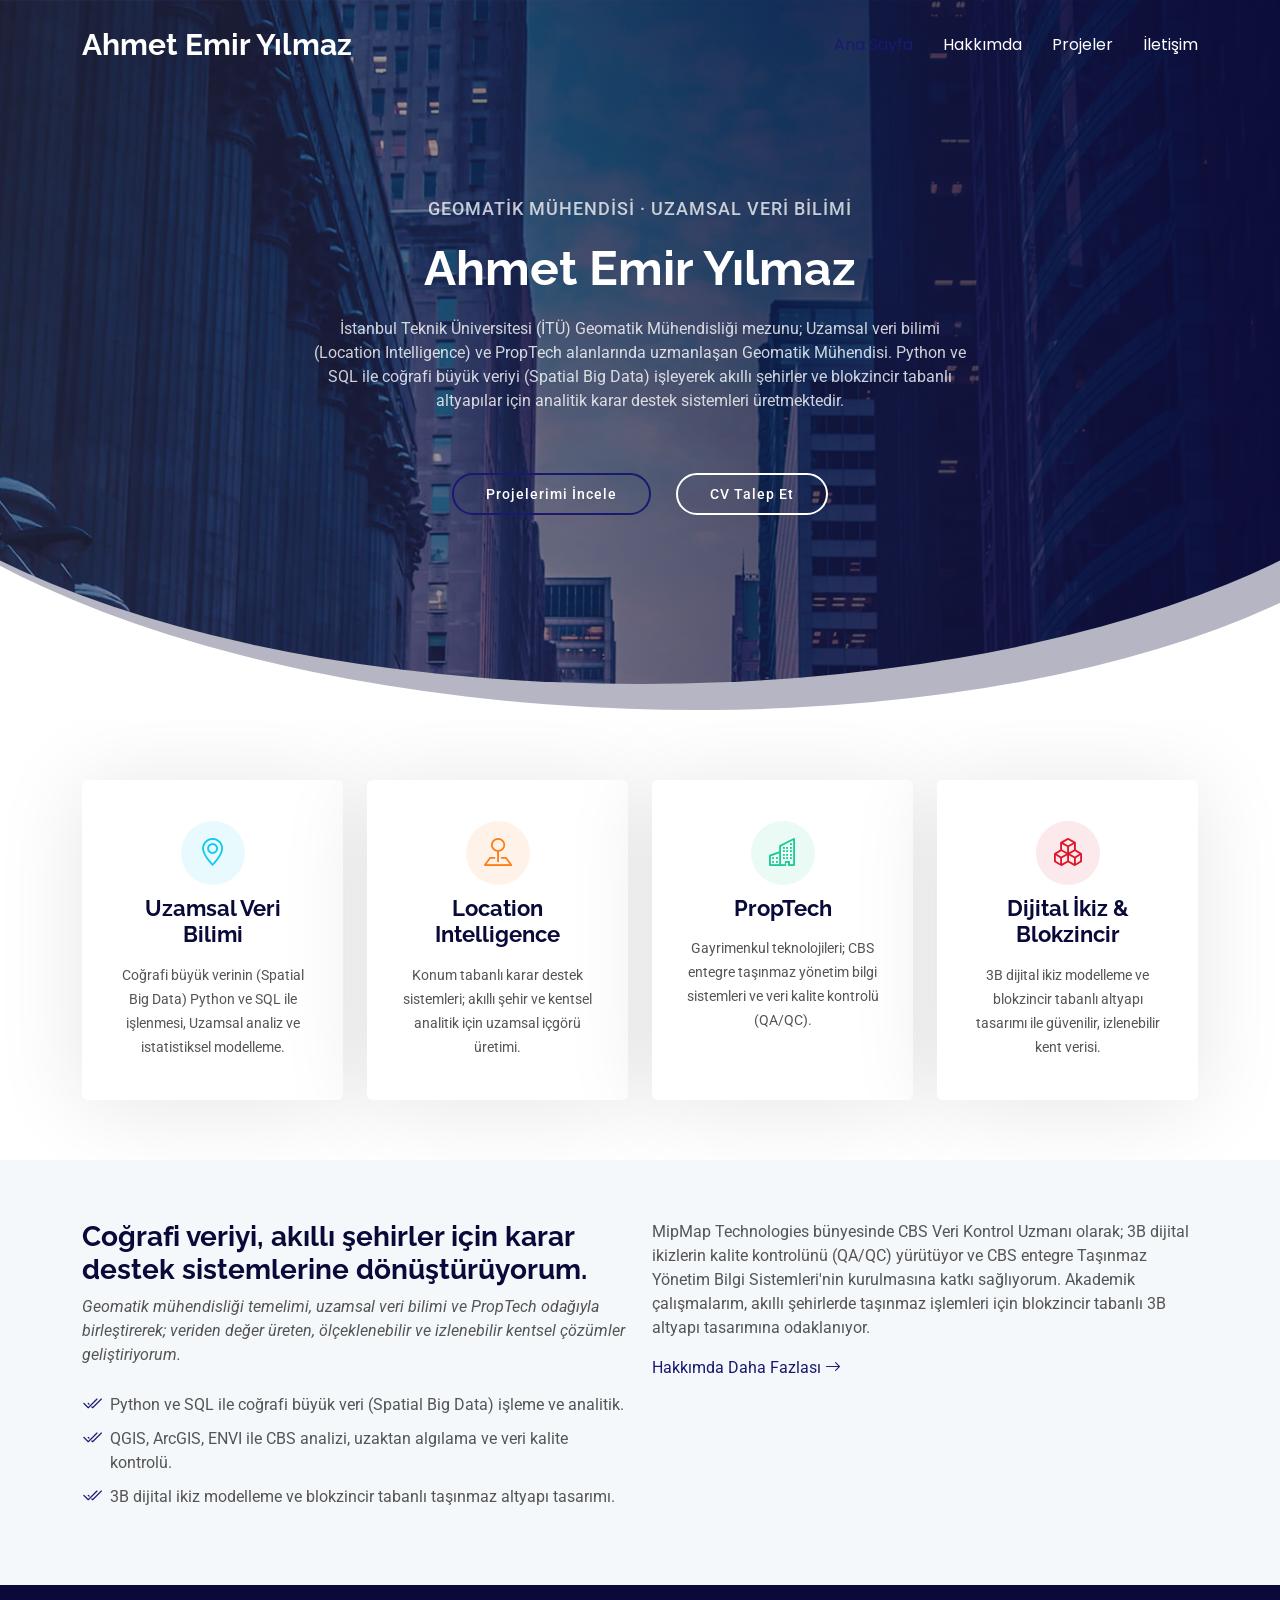
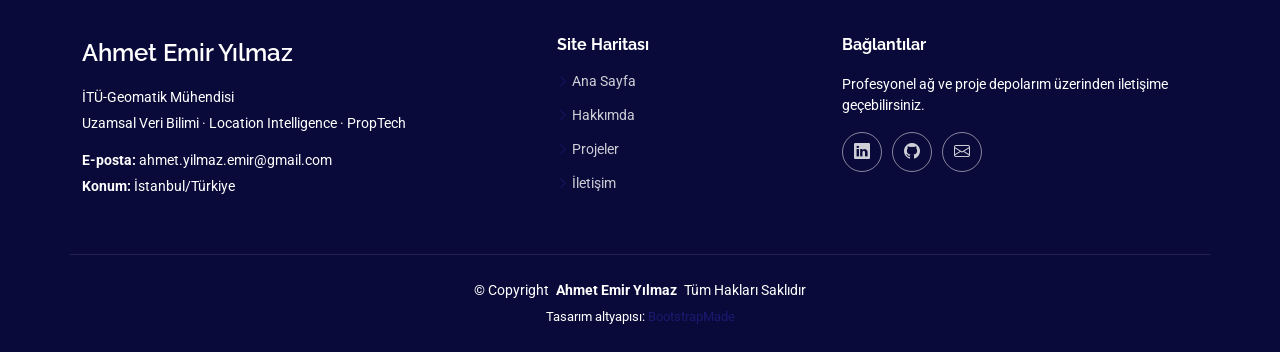
<file: index.html>
<!DOCTYPE html>
<html lang="tr">

<head>
  <meta charset="utf-8">
  <meta content="width=device-width, initial-scale=1.0" name="viewport">
  <title>Ahmet Emir Yılmaz — Geomatik Mühendisi | Uzamsal Veri Bilimi & PropTech</title>
  <meta name="description" content="Uzamsal veri bilimi (Location Intelligence) ve PropTech alanlarında uzmanlaşan Geomatik Mühendisi. Python, SQL ve CBS ile coğrafi büyük veri analitiği.">
  <meta name="keywords" content="Geomatik Mühendisi, Uzamsal Veri Bilimi, Location Intelligence, PropTech, CBS, GIS, Python, SQL, Dijital İkiz, Blokzincir">

  <!-- Favicons -->
  <link href="assets/img/AEY-favicon.png" rel="icon">
  <link href="assets/img/AEY-favicon.png" rel="apple-touch-icon">

  <!-- Fonts -->
  <link href="https://fonts.googleapis.com" rel="preconnect">
  <link href="https://fonts.gstatic.com" rel="preconnect" crossorigin>
  <link href="https://fonts.googleapis.com/css2?family=Roboto:ital,wght@0,100;0,300;0,400;0,500;0,700;0,900;1,100;1,300;1,400;1,500;1,700;1,900&family=Poppins:ital,wght@0,100;0,200;0,300;0,400;0,500;0,600;0,700;0,800;0,900;1,100;1,200;1,300;1,400;1,500;1,600;1,700;1,800;1,900&family=Raleway:ital,wght@0,100;0,200;0,300;0,400;0,500;0,600;0,700;0,800;0,900;1,100;1,200;1,300;1,400;1,500;1,600;1,700;1,800;1,900&display=swap" rel="stylesheet">

  <!-- Vendor CSS Files -->
  <link href="assets/vendor/bootstrap/css/bootstrap.min.css" rel="stylesheet">
  <link href="assets/vendor/bootstrap-icons/bootstrap-icons.css" rel="stylesheet">
  <link href="assets/vendor/aos/aos.css" rel="stylesheet">
  <link href="assets/vendor/glightbox/css/glightbox.min.css" rel="stylesheet">
  <link href="assets/vendor/swiper/swiper-bundle.min.css" rel="stylesheet">

  <!-- Main CSS File -->
  <link href="assets/css/main.css" rel="stylesheet">

  <!-- =======================================================
  * Template Name: Moderna (Corporate Tech synthesis)
  * Based on: https://bootstrapmade.com/free-bootstrap-template-corporate-moderna/
  * License: https://bootstrapmade.com/license/
  ======================================================== -->
</head>

<body class="index-page">

  <header id="header" class="header d-flex align-items-center fixed-top">
    <div class="container-fluid container-xl position-relative d-flex align-items-center justify-content-between">

      <a href="index.html" class="logo d-flex align-items-center">
        <h1 class="sitename">Ahmet Emir Yılmaz</h1>
      </a>

      <nav id="navmenu" class="navmenu">
        <ul>
          <li><a href="index.html" class="active">Ana Sayfa</a></li>
          <li><a href="about.html">Hakkımda</a></li>
          <li><a href="portfolio.html">Projeler</a></li>
          <li><a href="contact.html">İletişim</a></li>
        </ul>
        <i class="mobile-nav-toggle d-xl-none bi bi-list"></i>
      </nav>

    </div>
  </header>

  <main class="main">

    <!-- Hero Section -->
    <section id="hero" class="hero section dark-background">

      <div class="container position-relative">

        <div class="hero-container" data-aos="fade-in">
          <span class="hero-role">Geomatik Mühendisi · Uzamsal Veri Bilimi</span>
          <h2>Ahmet Emir Yılmaz</h2>
          <p>İstanbul Teknik Üniversitesi (İTÜ) Geomatik Mühendisliği mezunu; Uzamsal veri bilimi (Location Intelligence) ve PropTech alanlarında uzmanlaşan Geomatik Mühendisi. Python ve SQL ile coğrafi büyük veriyi (Spatial Big Data) işleyerek akıllı şehirler ve blokzincir tabanlı altyapılar için analitik karar destek sistemleri üretmektedir.</p>
          <div class="d-flex justify-content-center" style="margin-top: 20px;">
            <a href="portfolio.html" class="btn-get-started">Projelerimi İncele</a>
            <a href="contact.html" class="btn-get-started" style="background: transparent; border: 2px solid #ffffff; color: #ffffff; margin-left: 15px;">CV Talep Et</a>
          </div>
        </div>

      </div>

    </section><!-- /Hero Section -->

    <!-- Expertise / Featured Section -->
    <section id="featured-services" class="featured-services section">

      <div class="container">

        <div class="row gy-4">

          <div class="col-lg-3 col-md-6" data-aos="fade-up" data-aos-delay="100">
            <div class="service-item item-cyan position-relative">
              <div class="icon">
                <i class="bi bi-geo-alt"></i>
              </div>
              <a href="about.html" class="stretched-link">
                <h3>Uzamsal Veri Bilimi</h3>
              </a>
              <p>Coğrafi büyük verinin (Spatial Big Data) Python ve SQL ile işlenmesi, Uzamsal analiz ve istatistiksel modelleme.</p>
            </div>
          </div><!-- End Service Item -->

          <div class="col-lg-3 col-md-6" data-aos="fade-up" data-aos-delay="200">
            <div class="service-item item-orange position-relative">
              <div class="icon">
                <i class="bi bi-pin-map"></i>
              </div>
              <a href="about.html" class="stretched-link">
                <h3>Location Intelligence</h3>
              </a>
              <p>Konum tabanlı karar destek sistemleri; akıllı şehir ve kentsel analitik için uzamsal içgörü üretimi.</p>
            </div>
          </div><!-- End Service Item -->

          <div class="col-lg-3 col-md-6" data-aos="fade-up" data-aos-delay="300">
            <div class="service-item item-teal position-relative">
              <div class="icon">
                <i class="bi bi-buildings"></i>
              </div>
              <a href="about.html" class="stretched-link">
                <h3>PropTech</h3>
              </a>
              <p>Gayrimenkul teknolojileri; CBS entegre taşınmaz yönetim bilgi sistemleri ve veri kalite kontrolü (QA/QC).</p>
            </div>
          </div><!-- End Service Item -->

          <div class="col-lg-3 col-md-6" data-aos="fade-up" data-aos-delay="400">
            <div class="service-item item-red position-relative">
              <div class="icon">
                <i class="bi bi-boxes"></i>
              </div>
              <a href="portfolio.html" class="stretched-link">
                <h3>Dijital İkiz & Blokzincir</h3>
              </a>
              <p>3B dijital ikiz modelleme ve blokzincir tabanlı altyapı tasarımı ile güvenilir, izlenebilir kent verisi.</p>
            </div>
          </div><!-- End Service Item -->
        </div>

      </div>

    </section><!-- /Expertise Section -->

    <!-- About Preview Section -->
    <section id="about" class="about section light-background">

      <div class="container">

        <div class="row gy-4">
          <div class="col-lg-6 content" data-aos="fade-up" data-aos-delay="100">
            <h3>Coğrafi veriyi, akıllı şehirler için karar destek sistemlerine dönüştürüyorum.</h3>
            <p class="fst-italic">
              Geomatik mühendisliği temelimi, uzamsal veri bilimi ve PropTech odağıyla birleştirerek; veriden değer üreten,
              ölçeklenebilir ve izlenebilir kentsel çözümler geliştiriyorum.
            </p>
            <ul>
              <li><i class="bi bi-check2-all"></i> <span>Python ve SQL ile coğrafi büyük veri (Spatial Big Data) işleme ve analitik.</span></li>
              <li><i class="bi bi-check2-all"></i> <span>QGIS, ArcGIS, ENVI ile CBS analizi, uzaktan algılama ve veri kalite kontrolü.</span></li>
              <li><i class="bi bi-check2-all"></i> <span>3B dijital ikiz modelleme ve blokzincir tabanlı taşınmaz altyapı tasarımı.</span></li>
            </ul>
          </div>
          <div class="col-lg-6 content" data-aos="fade-up" data-aos-delay="200">
            <p>
              MipMap Technologies bünyesinde CBS Veri Kontrol Uzmanı olarak; 3B dijital ikizlerin kalite kontrolünü (QA/QC)
              yürütüyor ve CBS entegre Taşınmaz Yönetim Bilgi Sistemleri'nin kurulmasına katkı sağlıyorum. Akademik
              çalışmalarım, akıllı şehirlerde taşınmaz işlemleri için blokzincir tabanlı 3B altyapı tasarımına odaklanıyor.
            </p>
            <a href="about.html" class="read-more"><span>Hakkımda Daha Fazlası</span> <i class="bi bi-arrow-right"></i></a>
          </div>
        </div>

      </div>

    </section><!-- /About Preview Section -->

  </main>

  <footer id="footer" class="footer dark-background">

    <div class="container footer-top">
      <div class="row gy-4">
        <div class="col-lg-5 col-md-6 footer-about">
          <a href="index.html" class="d-flex align-items-center">
            <span class="sitename">Ahmet Emir Yılmaz</span>
          </a>
          <div class="footer-contact pt-3">
            <p>İTÜ-Geomatik Mühendisi</p>
            <p>Uzamsal Veri Bilimi · Location Intelligence · PropTech</p>
            <p class="mt-3"><strong>E-posta:</strong> <span>ahmet.yilmaz.emir@gmail.com</span></p>
            <p><strong>Konum:</strong> <span>İstanbul/Türkiye</span></p>
          </div>
        </div>

        <div class="col-lg-3 col-md-6 footer-links">
          <h4>Site Haritası</h4>
          <ul>
            <li><i class="bi bi-chevron-right"></i> <a href="index.html">Ana Sayfa</a></li>
            <li><i class="bi bi-chevron-right"></i> <a href="about.html">Hakkımda</a></li>
            <li><i class="bi bi-chevron-right"></i> <a href="portfolio.html">Projeler</a></li>
            <li><i class="bi bi-chevron-right"></i> <a href="contact.html">İletişim</a></li>
          </ul>
        </div>

        <div class="col-lg-4 col-md-12">
          <h4>Bağlantılar</h4>
          <p>Profesyonel ağ ve proje depolarım üzerinden iletişime geçebilirsiniz.</p>
          <div class="social-links d-flex">
            <a href="https://www.linkedin.com/in/ahmet-emir-y%C4%B1lmaz-b43431224/" target="_blank" title="LinkedIn"><i class="bi bi-linkedin"></i></a>
            <a href="https://github.com/ahmetemir-yilmaz" target="_blank" title="GitHub"><i class="bi bi-github"></i></a>
            <a href="mailto:ahmet.yilmaz.emir@gmail.com" title="E-posta"><i class="bi bi-envelope"></i></a>
          </div>
        </div>

      </div>
    </div>

    <div class="container copyright text-center mt-4">
      <p>© <span>Copyright</span> <strong class="px-1 sitename">Ahmet Emir Yılmaz</strong> <span>Tüm Hakları Saklıdır</span></p>
      <div class="credits">
        <!-- Licensing information: https://bootstrapmade.com/license/ -->
        Tasarım altyapısı: <a href="https://bootstrapmade.com/">BootstrapMade</a>
      </div>
    </div>

  </footer>

  <!-- Scroll Top -->
  <a href="#" id="scroll-top" class="scroll-top d-flex align-items-center justify-content-center"><i class="bi bi-arrow-up-short"></i></a>

  <!-- Preloader -->
  <div id="preloader"></div>

  <!-- Vendor JS Files -->
  <script src="assets/vendor/bootstrap/js/bootstrap.bundle.min.js"></script>
  <script src="assets/vendor/php-email-form/validate.js"></script>
  <script src="assets/vendor/aos/aos.js"></script>
  <script src="assets/vendor/glightbox/js/glightbox.min.js"></script>
  <script src="assets/vendor/purecounter/purecounter_vanilla.js"></script>
  <script src="assets/vendor/swiper/swiper-bundle.min.js"></script>
  <script src="assets/vendor/waypoints/noframework.waypoints.js"></script>
  <script src="assets/vendor/imagesloaded/imagesloaded.pkgd.min.js"></script>
  <script src="assets/vendor/isotope-layout/isotope.pkgd.min.js"></script>

  <!-- Main JS File -->
  <script src="assets/js/main.js"></script>

</body>

</html>
</file>
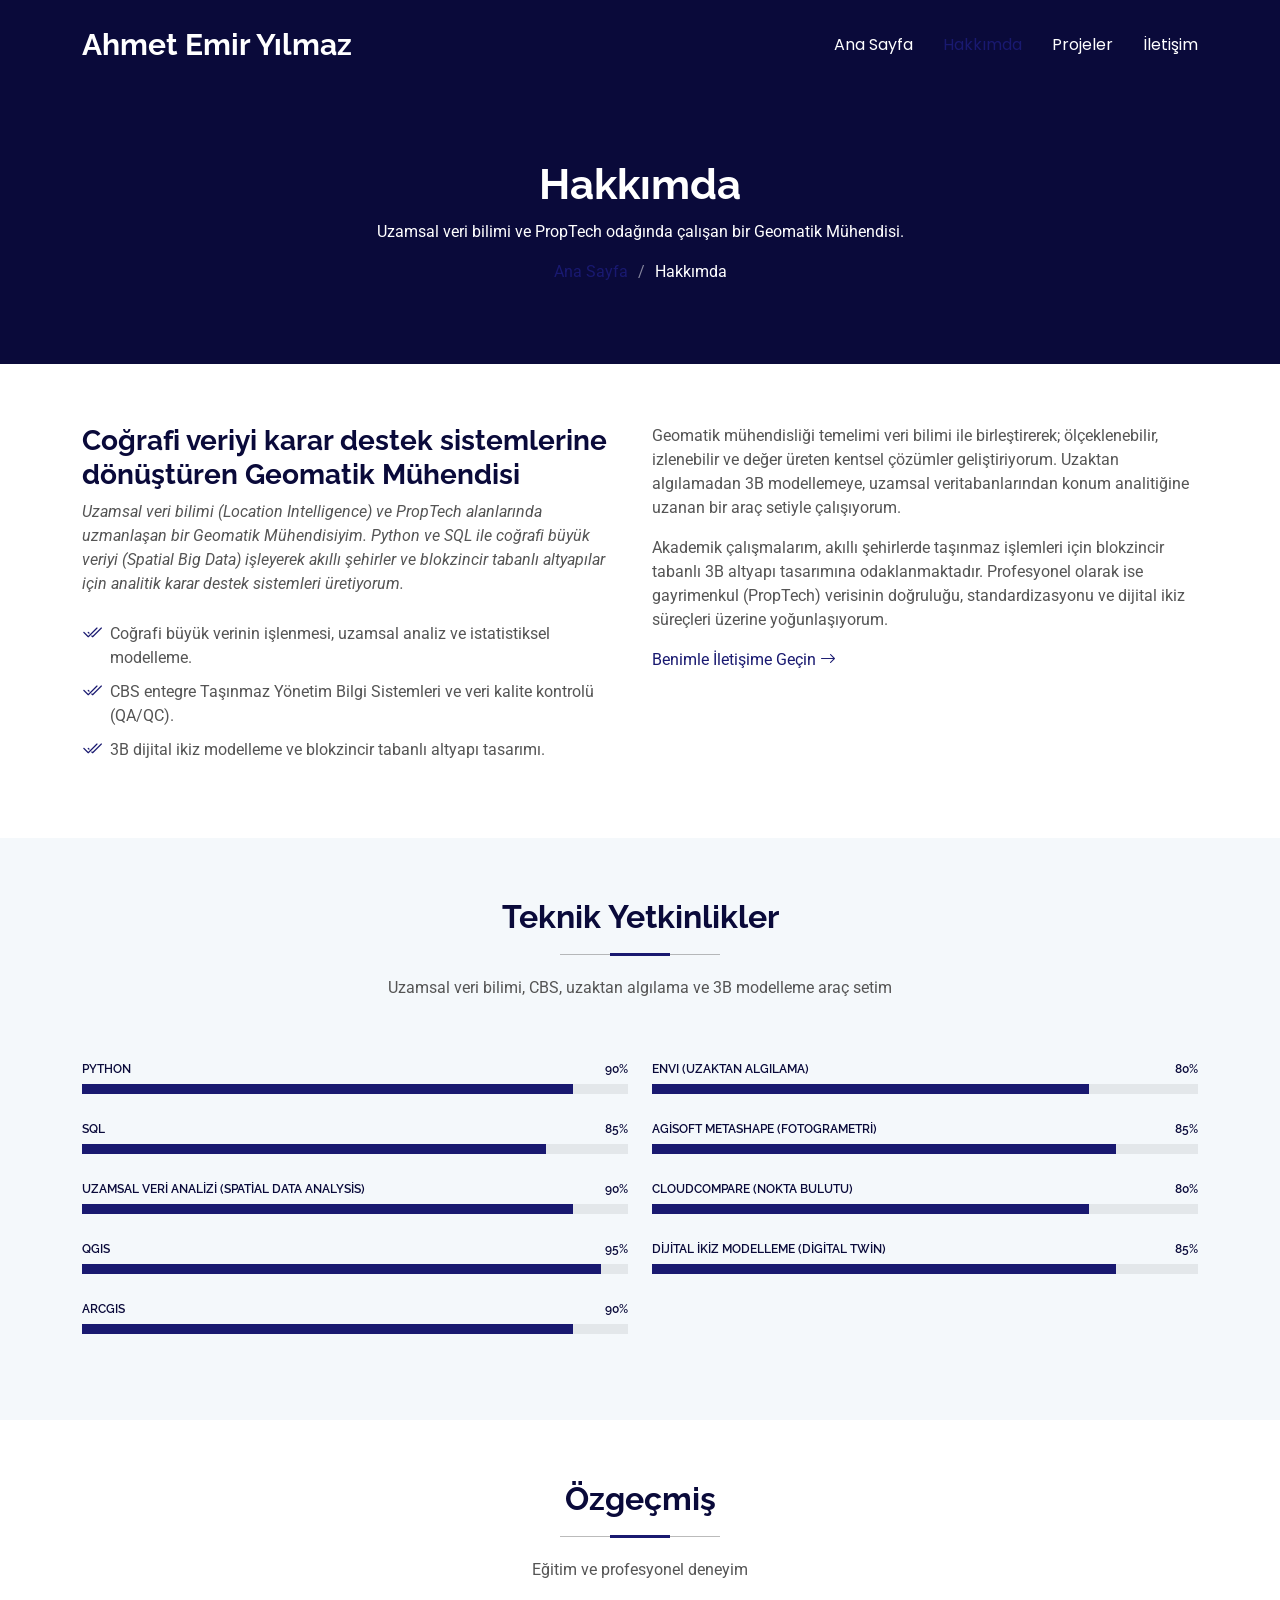
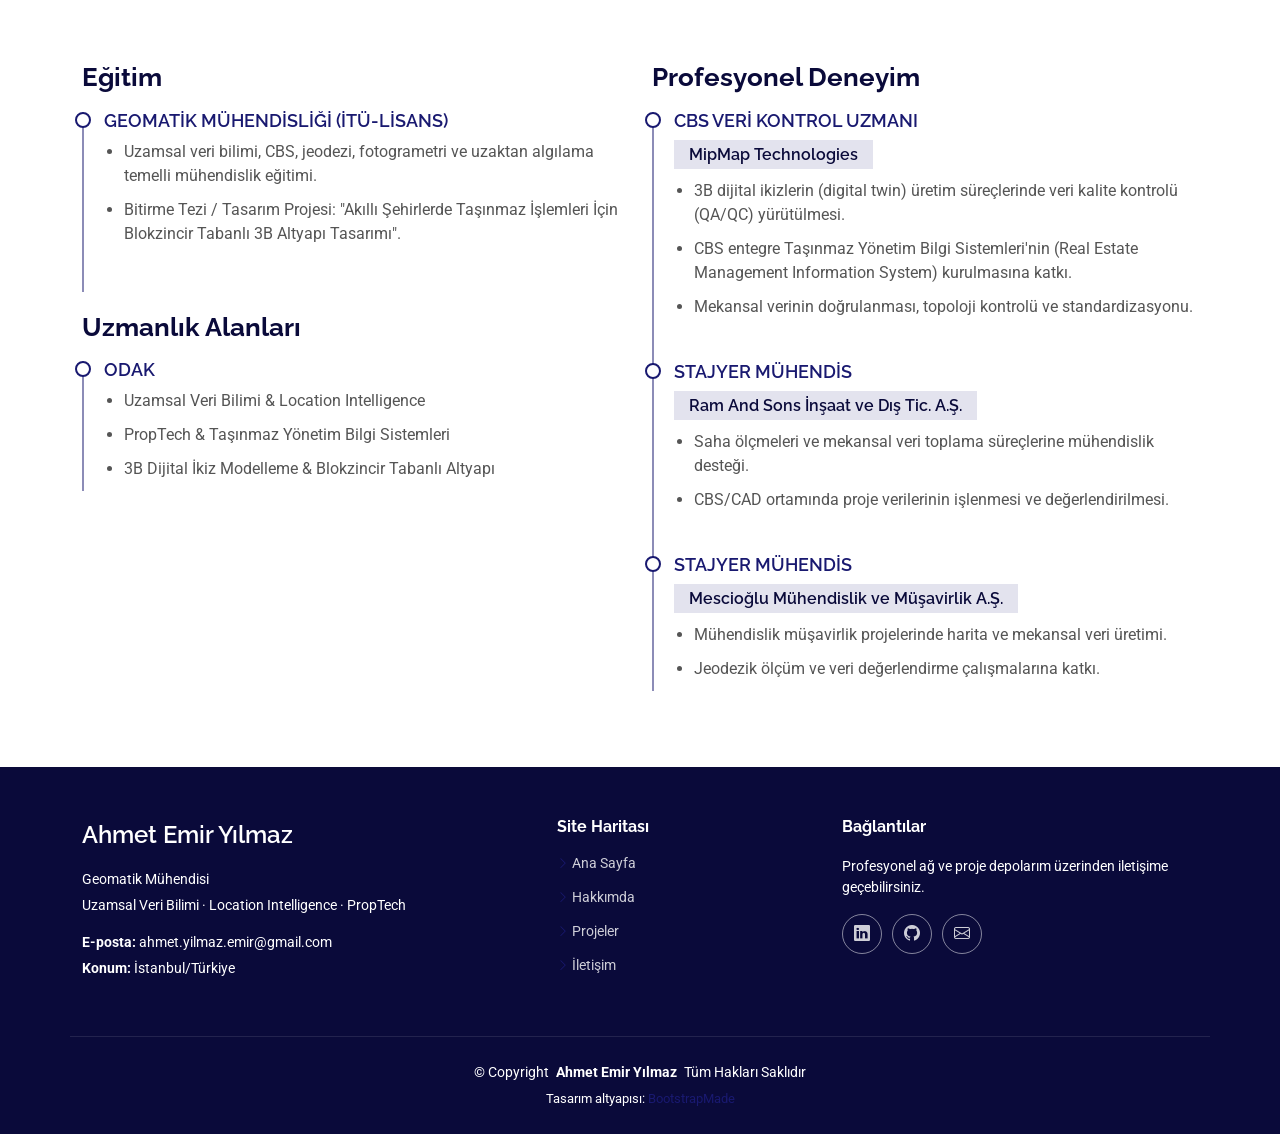
<file: about.html>
<!DOCTYPE html>
<html lang="tr">

<head>
  <meta charset="utf-8">
  <meta content="width=device-width, initial-scale=1.0" name="viewport">
  <title>Hakkımda — Ahmet Emir Yılmaz | Geomatik Mühendisi</title>
  <meta name="description" content="Geomatik Mühendisi Ahmet Emir Yılmaz — teknik yetkinlikler, deneyim ve uzamsal veri bilimi / PropTech odağı.">
  <meta name="keywords" content="Hakkımda, Geomatik Mühendisi, CBS, GIS, Python, SQL, Dijital İkiz, PropTech">

  <!-- Favicons -->
  <link href="assets/img/AEY-favicon.png" rel="icon">
  <link href="assets/img/AEY-favicon.png" rel="apple-touch-icon">

  <!-- Fonts -->
  <link href="https://fonts.googleapis.com" rel="preconnect">
  <link href="https://fonts.gstatic.com" rel="preconnect" crossorigin>
  <link href="https://fonts.googleapis.com/css2?family=Roboto:ital,wght@0,100;0,300;0,400;0,500;0,700;0,900;1,100;1,300;1,400;1,500;1,700;1,900&family=Poppins:ital,wght@0,100;0,200;0,300;0,400;0,500;0,600;0,700;0,800;0,900;1,100;1,200;1,300;1,400;1,500;1,600;1,700;1,800;1,900&family=Raleway:ital,wght@0,100;0,200;0,300;0,400;0,500;0,600;0,700;0,800;0,900;1,100;1,200;1,300;1,400;1,500;1,600;1,700;1,800;1,900&display=swap" rel="stylesheet">

  <!-- Vendor CSS Files -->
  <link href="assets/vendor/bootstrap/css/bootstrap.min.css" rel="stylesheet">
  <link href="assets/vendor/bootstrap-icons/bootstrap-icons.css" rel="stylesheet">
  <link href="assets/vendor/aos/aos.css" rel="stylesheet">
  <link href="assets/vendor/glightbox/css/glightbox.min.css" rel="stylesheet">
  <link href="assets/vendor/swiper/swiper-bundle.min.css" rel="stylesheet">

  <!-- Main CSS File -->
  <link href="assets/css/main.css" rel="stylesheet">

  <!-- =======================================================
  * Template Name: Moderna (Corporate Tech synthesis)
  * Based on: https://bootstrapmade.com/free-bootstrap-template-corporate-moderna/
  * License: https://bootstrapmade.com/license/
  ======================================================== -->
</head>

<body class="about-page">

  <header id="header" class="header d-flex align-items-center fixed-top">
    <div class="container-fluid container-xl position-relative d-flex align-items-center justify-content-between">

      <a href="index.html" class="logo d-flex align-items-center">
        <h1 class="sitename">Ahmet Emir Yılmaz</h1>
      </a>

      <nav id="navmenu" class="navmenu">
        <ul>
          <li><a href="index.html">Ana Sayfa</a></li>
          <li><a href="about.html" class="active">Hakkımda</a></li>
          <li><a href="portfolio.html">Projeler</a></li>
          <li><a href="contact.html">İletişim</a></li>
        </ul>
        <i class="mobile-nav-toggle d-xl-none bi bi-list"></i>
      </nav>

    </div>
  </header>

  <main class="main">

    <!-- Page Title -->
    <div class="page-title dark-background">
      <div class="container position-relative">
        <h1>Hakkımda</h1>
        <p>Uzamsal veri bilimi ve PropTech odağında çalışan bir Geomatik Mühendisi.</p>
        <nav class="breadcrumbs">
          <ol>
            <li><a href="index.html">Ana Sayfa</a></li>
            <li class="current">Hakkımda</li>
          </ol>
        </nav>
      </div>
    </div><!-- End Page Title -->

    <!-- About Section -->
    <section id="about" class="about section">

      <div class="container">

        <div class="row gy-4">
          <div class="col-lg-6 content" data-aos="fade-up" data-aos-delay="100">
            <h3>Coğrafi veriyi karar destek sistemlerine dönüştüren Geomatik Mühendisi</h3>
            <p class="fst-italic">
              Uzamsal veri bilimi (Location Intelligence) ve PropTech alanlarında uzmanlaşan bir Geomatik Mühendisiyim.
              Python ve SQL ile coğrafi büyük veriyi (Spatial Big Data) işleyerek akıllı şehirler ve blokzincir tabanlı
              altyapılar için analitik karar destek sistemleri üretiyorum.
            </p>
            <ul>
              <li><i class="bi bi-check2-all"></i> <span>Coğrafi büyük verinin işlenmesi, uzamsal analiz ve istatistiksel modelleme.</span></li>
              <li><i class="bi bi-check2-all"></i> <span>CBS entegre Taşınmaz Yönetim Bilgi Sistemleri ve veri kalite kontrolü (QA/QC).</span></li>
              <li><i class="bi bi-check2-all"></i> <span>3B dijital ikiz modelleme ve blokzincir tabanlı altyapı tasarımı.</span></li>
            </ul>
          </div>
          <div class="col-lg-6 content" data-aos="fade-up" data-aos-delay="200">
            <p>
              Geomatik mühendisliği temelimi veri bilimi ile birleştirerek; ölçeklenebilir, izlenebilir ve değer üreten
              kentsel çözümler geliştiriyorum. Uzaktan algılamadan 3B modellemeye, uzamsal veritabanlarından konum
              analitiğine uzanan bir araç setiyle çalışıyorum.
            </p>
            <p>
              Akademik çalışmalarım, akıllı şehirlerde taşınmaz işlemleri için blokzincir tabanlı 3B altyapı tasarımına
              odaklanmaktadır. Profesyonel olarak ise gayrimenkul (PropTech) verisinin doğruluğu, standardizasyonu ve
              dijital ikiz süreçleri üzerine yoğunlaşıyorum.
            </p>
            <a href="contact.html" class="read-more"><span>Benimle İletişime Geçin</span> <i class="bi bi-arrow-right"></i></a>
          </div>
        </div>

      </div>

    </section><!-- /About Section -->

    <!-- Skills Section -->
    <section id="skills" class="skills section light-background">

      <!-- Section Title -->
      <div class="container section-title" data-aos="fade-up">
        <h2>Teknik Yetkinlikler</h2>
        <p>Uzamsal veri bilimi, CBS, uzaktan algılama ve 3B modelleme araç setim</p>
      </div><!-- End Section Title -->

      <div class="container" data-aos="fade-up" data-aos-delay="100">

        <div class="row skills-content skills-animation">

          <div class="col-lg-6">

            <div class="progress">
              <span class="skill"><span>Python</span> <i class="val">90%</i></span>
              <div class="progress-bar-wrap">
                <div class="progress-bar" role="progressbar" aria-valuenow="90" aria-valuemin="0" aria-valuemax="100"></div>
              </div>
            </div><!-- End Skills Item -->

            <div class="progress">
              <span class="skill"><span>SQL</span> <i class="val">85%</i></span>
              <div class="progress-bar-wrap">
                <div class="progress-bar" role="progressbar" aria-valuenow="85" aria-valuemin="0" aria-valuemax="100"></div>
              </div>
            </div><!-- End Skills Item -->

            <div class="progress">
              <span class="skill"><span>Uzamsal Veri Analizi (Spatial Data Analysis)</span> <i class="val">90%</i></span>
              <div class="progress-bar-wrap">
                <div class="progress-bar" role="progressbar" aria-valuenow="90" aria-valuemin="0" aria-valuemax="100"></div>
              </div>
            </div><!-- End Skills Item -->

            <div class="progress">
              <span class="skill"><span>QGIS</span> <i class="val">95%</i></span>
              <div class="progress-bar-wrap">
                <div class="progress-bar" role="progressbar" aria-valuenow="95" aria-valuemin="0" aria-valuemax="100"></div>
              </div>
            </div><!-- End Skills Item -->

            <div class="progress">
              <span class="skill"><span>ArcGIS</span> <i class="val">90%</i></span>
              <div class="progress-bar-wrap">
                <div class="progress-bar" role="progressbar" aria-valuenow="90" aria-valuemin="0" aria-valuemax="100"></div>
              </div>
            </div><!-- End Skills Item -->

          </div>

          <div class="col-lg-6">

            <div class="progress">
              <span class="skill"><span>ENVI (Uzaktan Algılama)</span> <i class="val">80%</i></span>
              <div class="progress-bar-wrap">
                <div class="progress-bar" role="progressbar" aria-valuenow="80" aria-valuemin="0" aria-valuemax="100"></div>
              </div>
            </div><!-- End Skills Item -->

            <div class="progress">
              <span class="skill"><span>Agisoft Metashape (Fotogrametri)</span> <i class="val">85%</i></span>
              <div class="progress-bar-wrap">
                <div class="progress-bar" role="progressbar" aria-valuenow="85" aria-valuemin="0" aria-valuemax="100"></div>
              </div>
            </div><!-- End Skills Item -->

            <div class="progress">
              <span class="skill"><span>CloudCompare (Nokta Bulutu)</span> <i class="val">80%</i></span>
              <div class="progress-bar-wrap">
                <div class="progress-bar" role="progressbar" aria-valuenow="80" aria-valuemin="0" aria-valuemax="100"></div>
              </div>
            </div><!-- End Skills Item -->

            <div class="progress">
              <span class="skill"><span>Dijital İkiz Modelleme (Digital Twin)</span> <i class="val">85%</i></span>
              <div class="progress-bar-wrap">
                <div class="progress-bar" role="progressbar" aria-valuenow="85" aria-valuemin="0" aria-valuemax="100"></div>
              </div>
            </div><!-- End Skills Item -->

          </div>

        </div>

      </div>

    </section><!-- /Skills Section -->

    <!-- Resume / Experience Section -->
    <section id="resume" class="resume section">

      <!-- Section Title -->
      <div class="container section-title" data-aos="fade-up">
        <h2>Özgeçmiş</h2>
        <p>Eğitim ve profesyonel deneyim</p>
      </div><!-- End Section Title -->

      <div class="container">

        <div class="row">

          <div class="col-lg-6" data-aos="fade-up" data-aos-delay="100">
            <h3 class="resume-title">Eğitim</h3>
            <div class="resume-item">
              <h4>Geomatik Mühendisliği (İTÜ-Lisans)</h4>
              <ul>
                <li>Uzamsal veri bilimi, CBS, jeodezi, fotogrametri ve uzaktan algılama temelli mühendislik eğitimi.</li>
                <li>Bitirme Tezi / Tasarım Projesi: "Akıllı Şehirlerde Taşınmaz İşlemleri İçin Blokzincir Tabanlı 3B Altyapı Tasarımı".</li>
              </ul>
            </div>

            <h3 class="resume-title">Uzmanlık Alanları</h3>
            <div class="resume-item">
              <h4>Odak</h4>
              <ul>
                <li>Uzamsal Veri Bilimi & Location Intelligence</li>
                <li>PropTech & Taşınmaz Yönetim Bilgi Sistemleri</li>
                <li>3B Dijital İkiz Modelleme & Blokzincir Tabanlı Altyapı</li>
              </ul>
            </div>
          </div>

          <div class="col-lg-6" data-aos="fade-up" data-aos-delay="200">
            <h3 class="resume-title">Profesyonel Deneyim</h3>

            <div class="resume-item">
              <h4>CBS Veri Kontrol Uzmanı</h4>
              <h5>MipMap Technologies</h5>
              <ul>
                <li>3B dijital ikizlerin (digital twin) üretim süreçlerinde veri kalite kontrolü (QA/QC) yürütülmesi.</li>
                <li>CBS entegre Taşınmaz Yönetim Bilgi Sistemleri'nin (Real Estate Management Information System) kurulmasına katkı.</li>
                <li>Mekansal verinin doğrulanması, topoloji kontrolü ve standardizasyonu.</li>
              </ul>
            </div>

            <div class="resume-item">
              <h4>Stajyer Mühendis</h4>
              <h5>Ram And Sons İnşaat ve Dış Tic. A.Ş.</h5>
              <ul>
                <li>Saha ölçmeleri ve mekansal veri toplama süreçlerine mühendislik desteği.</li>
                <li>CBS/CAD ortamında proje verilerinin işlenmesi ve değerlendirilmesi.</li>
              </ul>
            </div>

            <div class="resume-item">
              <h4>Stajyer Mühendis</h4>
              <h5>Mescioğlu Mühendislik ve Müşavirlik A.Ş.</h5>
              <ul>
                <li>Mühendislik müşavirlik projelerinde harita ve mekansal veri üretimi.</li>
                <li>Jeodezik ölçüm ve veri değerlendirme çalışmalarına katkı.</li>
              </ul>
            </div>

          </div>

        </div>

      </div>

    </section><!-- /Resume Section -->

  </main>

  <footer id="footer" class="footer dark-background">

    <div class="container footer-top">
      <div class="row gy-4">
        <div class="col-lg-5 col-md-6 footer-about">
          <a href="index.html" class="d-flex align-items-center">
            <span class="sitename">Ahmet Emir Yılmaz</span>
          </a>
          <div class="footer-contact pt-3">
            <p>Geomatik Mühendisi</p>
            <p>Uzamsal Veri Bilimi · Location Intelligence · PropTech</p>
            <p class="mt-3"><strong>E-posta:</strong> <span>ahmet.yilmaz.emir@gmail.com</span></p>
            <p><strong>Konum:</strong> <span>İstanbul/Türkiye</span></p>
          </div>
        </div>

        <div class="col-lg-3 col-md-6 footer-links">
          <h4>Site Haritası</h4>
          <ul>
            <li><i class="bi bi-chevron-right"></i> <a href="index.html">Ana Sayfa</a></li>
            <li><i class="bi bi-chevron-right"></i> <a href="about.html">Hakkımda</a></li>
            <li><i class="bi bi-chevron-right"></i> <a href="portfolio.html">Projeler</a></li>
            <li><i class="bi bi-chevron-right"></i> <a href="contact.html">İletişim</a></li>
          </ul>
        </div>

        <div class="col-lg-4 col-md-12">
          <h4>Bağlantılar</h4>
          <p>Profesyonel ağ ve proje depolarım üzerinden iletişime geçebilirsiniz.</p>
          <div class="social-links d-flex">
            <a href="[LINKEDIN_URL]" target="_blank" title="LinkedIn"><i class="bi bi-linkedin"></i></a>
            <a href="[GITHUB_URL]" target="_blank" title="GitHub"><i class="bi bi-github"></i></a>
            <a href="mailto:[E-POSTA]" title="E-posta"><i class="bi bi-envelope"></i></a>
          </div>
        </div>

      </div>
    </div>

    <div class="container copyright text-center mt-4">
      <p>© <span>Copyright</span> <strong class="px-1 sitename">Ahmet Emir Yılmaz</strong> <span>Tüm Hakları Saklıdır</span></p>
      <div class="credits">
        Tasarım altyapısı: <a href="https://bootstrapmade.com/">BootstrapMade</a>
      </div>
    </div>

  </footer>

  <!-- Scroll Top -->
  <a href="#" id="scroll-top" class="scroll-top d-flex align-items-center justify-content-center"><i class="bi bi-arrow-up-short"></i></a>

  <!-- Preloader -->
  <div id="preloader"></div>

  <!-- Vendor JS Files -->
  <script src="assets/vendor/bootstrap/js/bootstrap.bundle.min.js"></script>
  <script src="assets/vendor/php-email-form/validate.js"></script>
  <script src="assets/vendor/aos/aos.js"></script>
  <script src="assets/vendor/glightbox/js/glightbox.min.js"></script>
  <script src="assets/vendor/purecounter/purecounter_vanilla.js"></script>
  <script src="assets/vendor/swiper/swiper-bundle.min.js"></script>
  <script src="assets/vendor/waypoints/noframework.waypoints.js"></script>
  <script src="assets/vendor/imagesloaded/imagesloaded.pkgd.min.js"></script>
  <script src="assets/vendor/isotope-layout/isotope.pkgd.min.js"></script>

  <!-- Main JS File -->
  <script src="assets/js/main.js"></script>

</body>

</html>
</file>
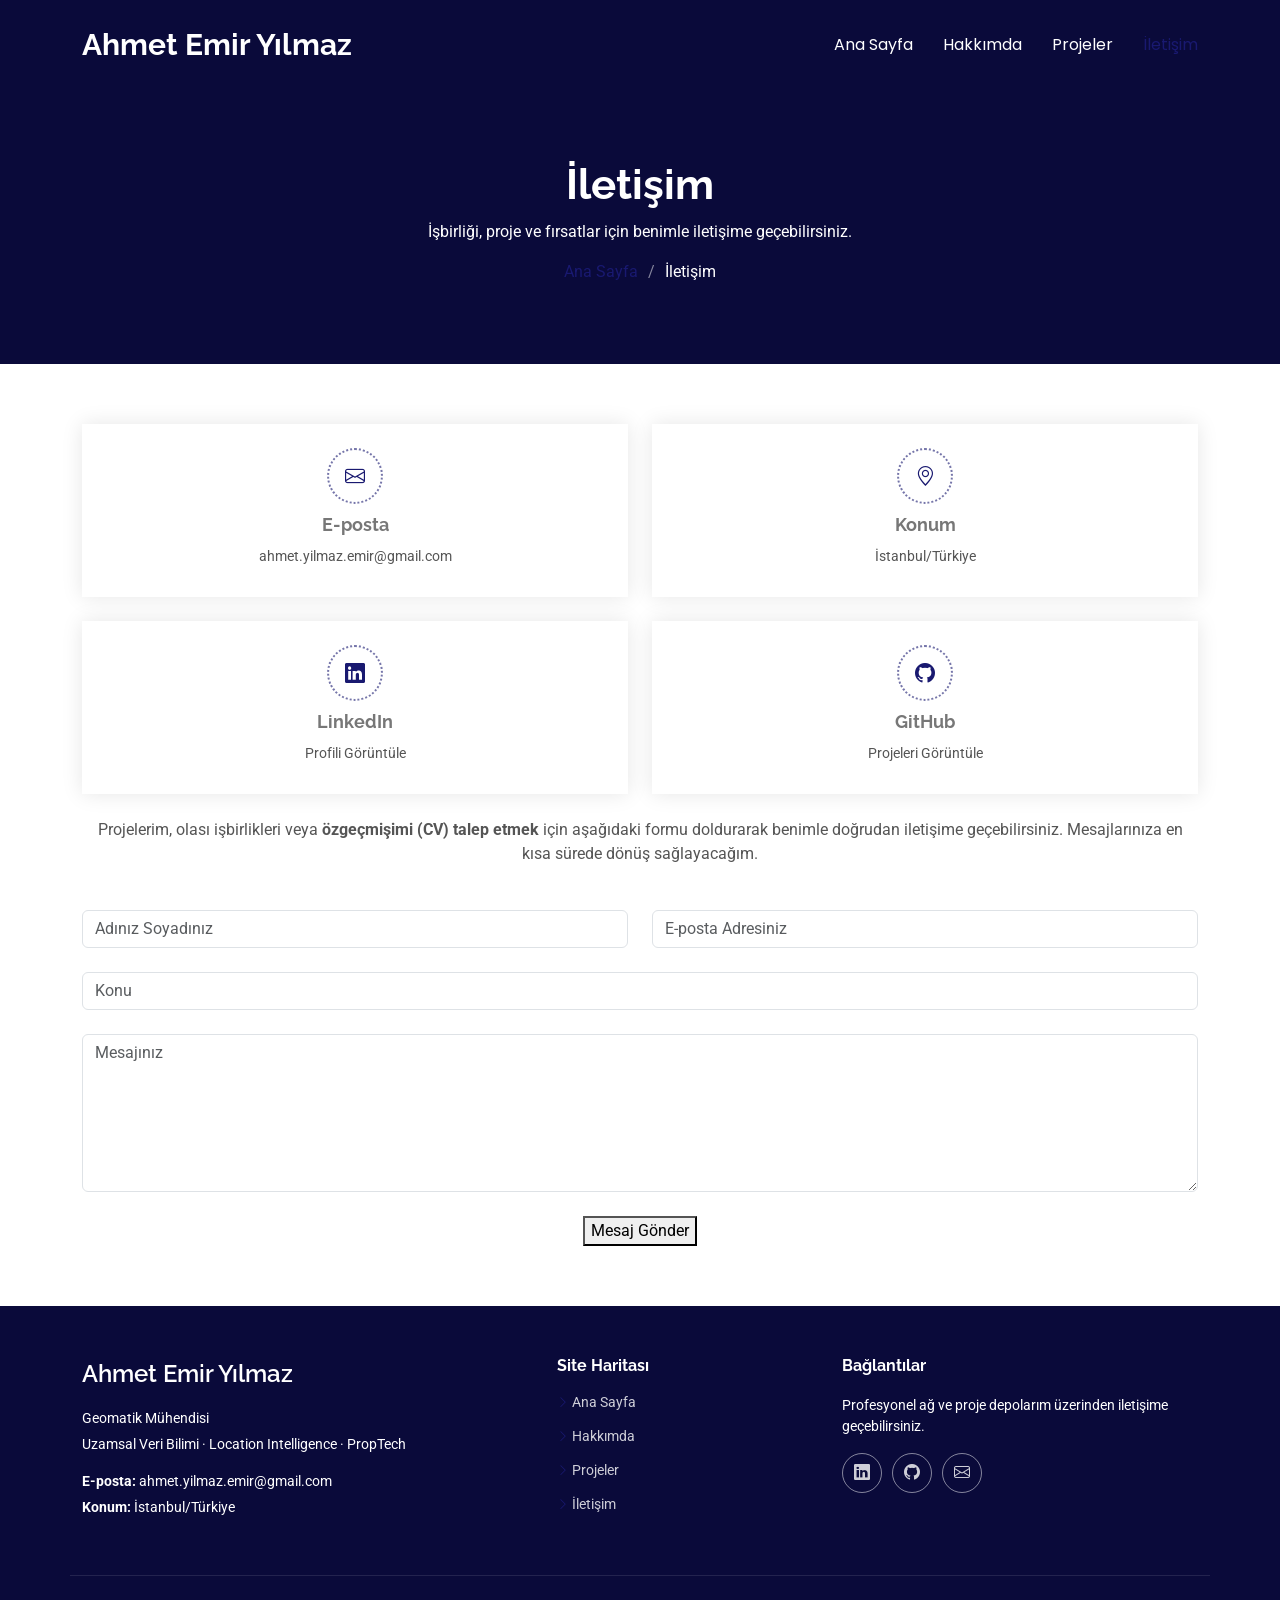
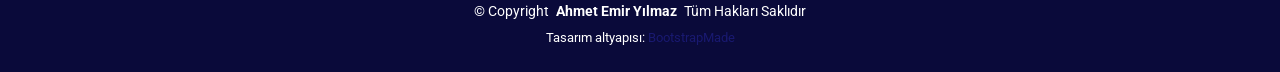
<file: contact.html>
<!DOCTYPE html>
<html lang="tr">

<head>
  <meta charset="utf-8">
  <meta content="width=device-width, initial-scale=1.0" name="viewport">
  <title>İletişim — Ahmet Emir Yılmaz | Geomatik Mühendisi</title>
  <meta name="description" content="Geomatik Mühendisi Ahmet Emir Yılmaz ile iletişime geçin.">
  <meta name="keywords" content="İletişim, Geomatik Mühendisi, CBS, PropTech">

  <!-- Favicons -->
  <link href="assets/img/AEY-favicon.png" rel="icon">
  <link href="assets/img/AEY-favicon.png" rel="apple-touch-icon">

  <!-- Fonts -->
  <link href="https://fonts.googleapis.com" rel="preconnect">
  <link href="https://fonts.gstatic.com" rel="preconnect" crossorigin>
  <link href="https://fonts.googleapis.com/css2?family=Roboto:ital,wght@0,100;0,300;0,400;0,500;0,700;0,900;1,100;1,300;1,400;1,500;1,700;1,900&family=Poppins:ital,wght@0,100;0,200;0,300;0,400;0,500;0,600;0,700;0,800;0,900;1,100;1,200;1,300;1,400;1,500;1,600;1,700;1,800;1,900&family=Raleway:ital,wght@0,100;0,200;0,300;0,400;0,500;0,600;0,700;0,800;0,900;1,100;1,200;1,300;1,400;1,500;1,600;1,700;1,800;1,900&display=swap" rel="stylesheet">

  <!-- Vendor CSS Files -->
  <link href="assets/vendor/bootstrap/css/bootstrap.min.css" rel="stylesheet">
  <link href="assets/vendor/bootstrap-icons/bootstrap-icons.css" rel="stylesheet">
  <link href="assets/vendor/aos/aos.css" rel="stylesheet">
  <link href="assets/vendor/glightbox/css/glightbox.min.css" rel="stylesheet">
  <link href="assets/vendor/swiper/swiper-bundle.min.css" rel="stylesheet">

  <!-- Main CSS File -->
  <link href="assets/css/main.css" rel="stylesheet">

  <!-- =======================================================
  * Template Name: Moderna (Corporate Tech synthesis)
  * Based on: https://bootstrapmade.com/free-bootstrap-template-corporate-moderna/
  * License: https://bootstrapmade.com/license/
  ======================================================== -->
</head>

<body class="contact-page">

  <header id="header" class="header d-flex align-items-center fixed-top">
    <div class="container-fluid container-xl position-relative d-flex align-items-center justify-content-between">

      <a href="index.html" class="logo d-flex align-items-center">
        <h1 class="sitename">Ahmet Emir Yılmaz</h1>
      </a>

      <nav id="navmenu" class="navmenu">
        <ul>
          <li><a href="index.html">Ana Sayfa</a></li>
          <li><a href="about.html">Hakkımda</a></li>
          <li><a href="portfolio.html">Projeler</a></li>
          <li><a href="contact.html" class="active">İletişim</a></li>
        </ul>
        <i class="mobile-nav-toggle d-xl-none bi bi-list"></i>
      </nav>

    </div>
  </header>

  <main class="main">

    <!-- Page Title -->
    <div class="page-title dark-background">
      <div class="container position-relative">
        <h1>İletişim</h1>
        <p>İşbirliği, proje ve fırsatlar için benimle iletişime geçebilirsiniz.</p>
        <nav class="breadcrumbs">
          <ol>
            <li><a href="index.html">Ana Sayfa</a></li>
            <li class="current">İletişim</li>
          </ol>
        </nav>
      </div>
    </div><!-- End Page Title -->

    <!-- Contact Section -->
    <section id="contact" class="contact section">

      <div class="container" data-aos="fade-up" data-aos-delay="100">

        <div class="row gy-4">

          <div class="col-md-6">
            <div class="info-item d-flex flex-column justify-content-center align-items-center" data-aos="fade-up" data-aos-delay="200">
              <i class="bi bi-envelope"></i>
              <h3>E-posta</h3>
              <p><a href="mailto:ahmet.yilmaz.emir@gmail.com" style="color:inherit;">ahmet.yilmaz.emir@gmail.com</a></p>
            </div>
          </div><!-- End Info Item -->

          <div class="col-md-6">
            <div class="info-item d-flex flex-column justify-content-center align-items-center" data-aos="fade-up" data-aos-delay="300">
              <i class="bi bi-geo-alt"></i>
              <h3>Konum</h3>
              <p>İstanbul/Türkiye</p>
            </div>
          </div><!-- End Info Item -->

          <div class="col-md-6">
            <div class="info-item d-flex flex-column justify-content-center align-items-center" data-aos="fade-up" data-aos-delay="400">
              <i class="bi bi-linkedin"></i>
              <h3>LinkedIn</h3>
              <p><a href="https://www.linkedin.com/in/ahmet-emir-y%C4%B1lmaz-b43431224/" target="_blank" style="color:inherit;">Profili Görüntüle</a></p>
            </div>
          </div><!-- End Info Item -->

          <div class="col-md-6">
            <div class="info-item d-flex flex-column justify-content-center align-items-center" data-aos="fade-up" data-aos-delay="500">
              <i class="bi bi-github"></i>
              <h3>GitHub</h3>
              <p><a href="https://github.com/ahmetemir-yilmaz" target="_blank" style="color:inherit;">Projeleri Görüntüle</a></p>
            </div>
          </div><!-- End Info Item -->
        </div>

        <div class="row mt-4">
          <div class="col-lg-12 text-center" data-aos="fade-up" data-aos-delay="150">
           <p>Projelerim, olası işbirlikleri veya <strong>özgeçmişimi (CV) talep etmek</strong> için aşağıdaki formu doldurarak benimle doğrudan iletişime geçebilirsiniz. Mesajlarınıza en kısa sürede dönüş sağlayacağım.</p>
         </div>
        </div>

        <div class="row gy-4 mt-1">
          <div class="col-lg-12">
            <form action="https://formspree.io/f/xqevkdyn" method="post" data-aos="fade-up" data-aos-delay="200">
              <div class="row gy-4">

                <div class="col-md-6">
                  <input type="text" name="name" class="form-control" placeholder="Adınız Soyadınız" required="">
                </div>

                <div class="col-md-6 ">
                  <input type="email" class="form-control" name="email" placeholder="E-posta Adresiniz" required="">
                </div>

                <div class="col-md-12">
                  <input type="text" class="form-control" name="subject" placeholder="Konu" required="">
                </div>

                <div class="col-md-12">
                  <textarea class="form-control" name="message" rows="6" placeholder="Mesajınız" required=""></textarea>
                </div>

                <div class="col-md-12 text-center">
                  
                  <button type="submit">Mesaj Gönder</button>
                </div>

              </div>
            </form>
          </div><!-- End Contact Form -->
        </div>

      </div>

    </section><!-- /Contact Section -->

  </main>

  <footer id="footer" class="footer dark-background">

    <div class="container footer-top">
      <div class="row gy-4">
        <div class="col-lg-5 col-md-6 footer-about">
          <a href="index.html" class="d-flex align-items-center">
            <span class="sitename">Ahmet Emir Yılmaz</span>
          </a>
          <div class="footer-contact pt-3">
            <p>Geomatik Mühendisi</p>
            <p>Uzamsal Veri Bilimi · Location Intelligence · PropTech</p>
            <p class="mt-3"><strong>E-posta:</strong> <span>ahmet.yilmaz.emir@gmail.com</span></p>
            <p><strong>Konum:</strong> <span>İstanbul/Türkiye</span></p>
          </div>
        </div>

        <div class="col-lg-3 col-md-6 footer-links">
          <h4>Site Haritası</h4>
          <ul>
            <li><i class="bi bi-chevron-right"></i> <a href="index.html">Ana Sayfa</a></li>
            <li><i class="bi bi-chevron-right"></i> <a href="about.html">Hakkımda</a></li>
            <li><i class="bi bi-chevron-right"></i> <a href="portfolio.html">Projeler</a></li>
            <li><i class="bi bi-chevron-right"></i> <a href="contact.html">İletişim</a></li>
          </ul>
        </div>

        <div class="col-lg-4 col-md-12">
          <h4>Bağlantılar</h4>
          <p>Profesyonel ağ ve proje depolarım üzerinden iletişime geçebilirsiniz.</p>
          <div class="social-links d-flex">
            <a href="https://www.linkedin.com/in/ahmet-emir-y%C4%B1lmaz-b43431224/" target="_blank" title="LinkedIn"><i class="bi bi-linkedin"></i></a>
            <a href="https://github.com/ahmetemir-yilmaz" target="_blank" title="GitHub"><i class="bi bi-github"></i></a>
            <a href="mailto:ahmet.yilmaz.emir@gmail.com" title="E-posta"><i class="bi bi-envelope"></i></a>
          </div>
        </div>

      </div>
    </div>

    <div class="container copyright text-center mt-4">
      <p>© <span>Copyright</span> <strong class="px-1 sitename">Ahmet Emir Yılmaz</strong> <span>Tüm Hakları Saklıdır</span></p>
      <div class="credits">
        Tasarım altyapısı: <a href="https://bootstrapmade.com/">BootstrapMade</a>
      </div>
    </div>

  </footer>

  <!-- Scroll Top -->
  <a href="#" id="scroll-top" class="scroll-top d-flex align-items-center justify-content-center"><i class="bi bi-arrow-up-short"></i></a>

  <!-- Preloader -->
  <div id="preloader"></div>

  <!-- Vendor JS Files -->
  <script src="assets/vendor/bootstrap/js/bootstrap.bundle.min.js"></script>
  <script src="assets/vendor/php-email-form/validate.js"></script>
  <script src="assets/vendor/aos/aos.js"></script>
  <script src="assets/vendor/glightbox/js/glightbox.min.js"></script>
  <script src="assets/vendor/purecounter/purecounter_vanilla.js"></script>
  <script src="assets/vendor/swiper/swiper-bundle.min.js"></script>
  <script src="assets/vendor/waypoints/noframework.waypoints.js"></script>
  <script src="assets/vendor/imagesloaded/imagesloaded.pkgd.min.js"></script>
  <script src="assets/vendor/isotope-layout/isotope.pkgd.min.js"></script>

  <!-- Main JS File -->
  <script src="assets/js/main.js"></script>

</body>

</html>
</file>
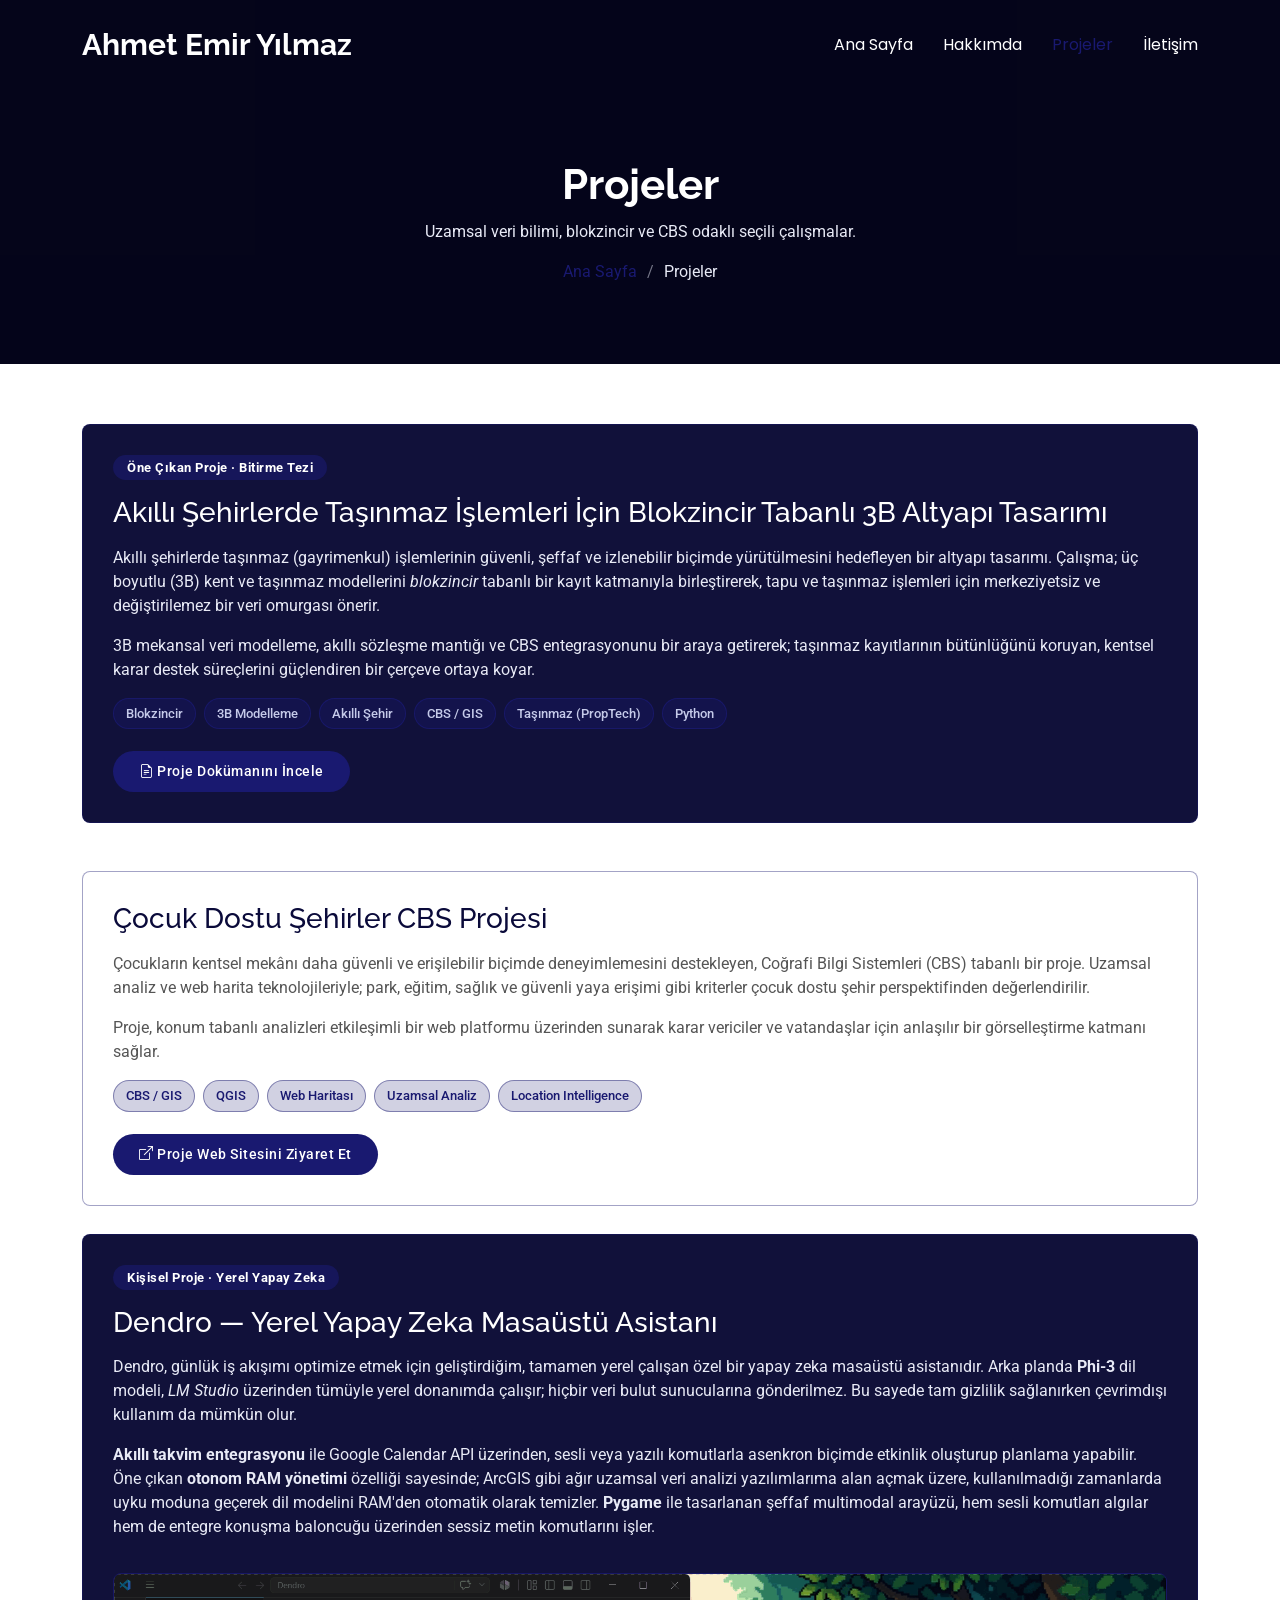
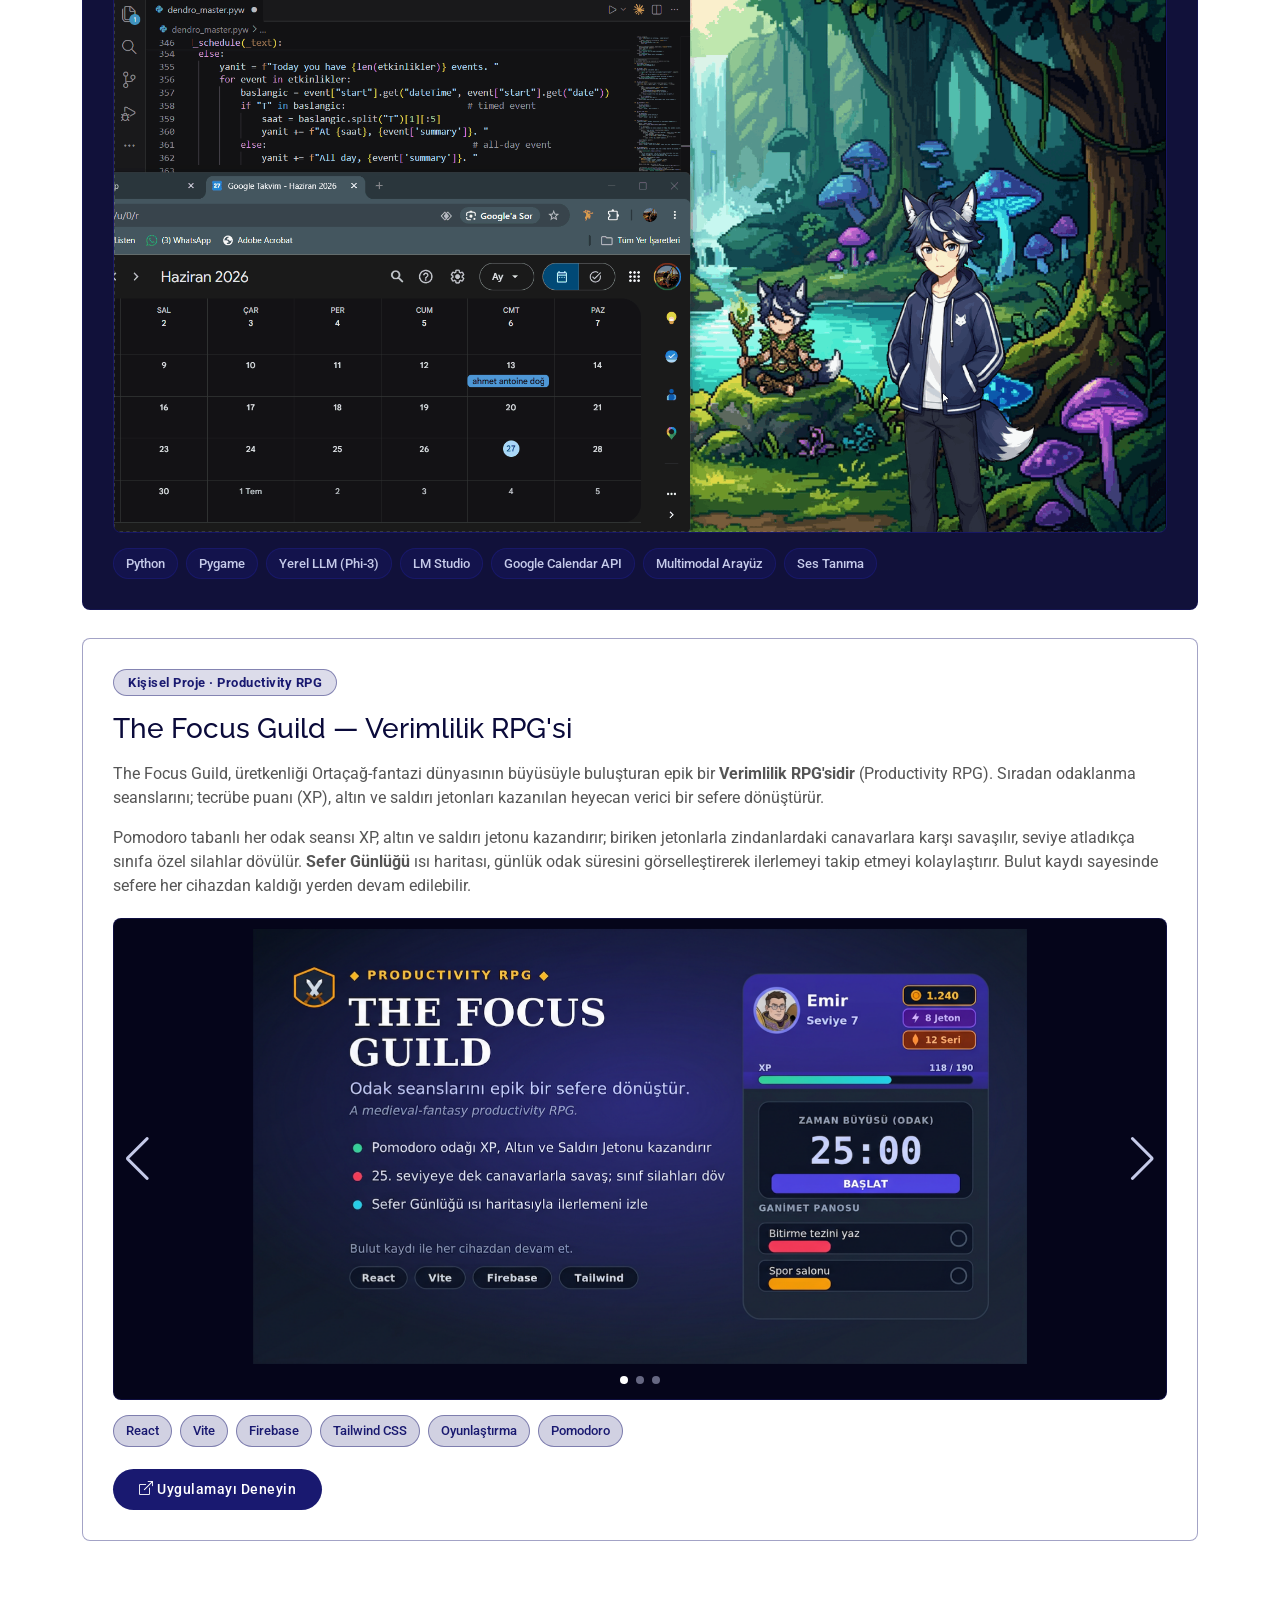
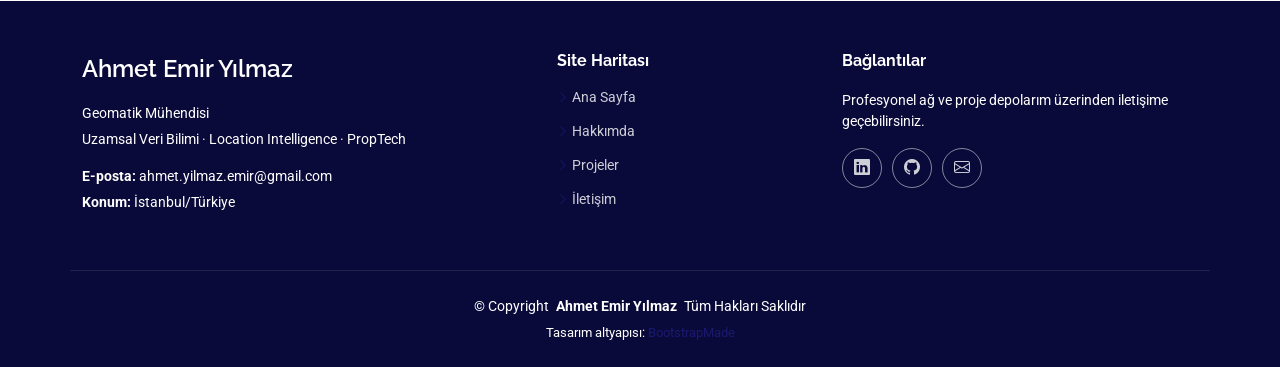
<file: portfolio.html>
<!DOCTYPE html>
<html lang="tr">

<head>
  <meta charset="utf-8">
  <meta content="width=device-width, initial-scale=1.0" name="viewport">
  <title>Projeler — Ahmet Emir Yılmaz | Blokzincir & CBS Projeleri</title>
  <meta name="description" content="Geomatik Mühendisi Ahmet Emir Yılmaz'ın projeleri: blokzincir tabanlı 3B taşınmaz altyapısı ve Çocuk Dostu Şehirler CBS projesi.">
  <meta name="keywords" content="Projeler, Blokzincir, 3B Altyapı, CBS, GIS, Akıllı Şehir, Çocuk Dostu Şehirler">

  <!-- Favicons -->
  <link href="assets/img/AEY-favicon.png" rel="icon">
  <link href="assets/img/AEY-favicon.png" rel="apple-touch-icon">

  <!-- Fonts -->
  <link href="https://fonts.googleapis.com" rel="preconnect">
  <link href="https://fonts.gstatic.com" rel="preconnect" crossorigin>
  <link href="https://fonts.googleapis.com/css2?family=Roboto:ital,wght@0,100;0,300;0,400;0,500;0,700;0,900;1,100;1,300;1,400;1,500;1,700;1,900&family=Poppins:ital,wght@0,100;0,200;0,300;0,400;0,500;0,600;0,700;0,800;0,900;1,100;1,200;1,300;1,400;1,500;1,600;1,700;1,800;1,900&family=Raleway:ital,wght@0,100;0,200;0,300;0,400;0,500;0,600;0,700;0,800;0,900;1,100;1,200;1,300;1,400;1,500;1,600;1,700;1,800;1,900&display=swap" rel="stylesheet">

  <!-- Vendor CSS Files -->
  <link href="assets/vendor/bootstrap/css/bootstrap.min.css" rel="stylesheet">
  <link href="assets/vendor/bootstrap-icons/bootstrap-icons.css" rel="stylesheet">
  <link href="assets/vendor/aos/aos.css" rel="stylesheet">
  <link href="assets/vendor/glightbox/css/glightbox.min.css" rel="stylesheet">
  <link href="assets/vendor/swiper/swiper-bundle.min.css" rel="stylesheet">

  <!-- Main CSS File -->
  <link href="assets/css/main.css" rel="stylesheet">

  <!-- =======================================================
  * Template Name: Moderna (Corporate Tech synthesis)
  * Based on: https://bootstrapmade.com/free-bootstrap-template-corporate-moderna/
  * License: https://bootstrapmade.com/license/
  ======================================================== -->
</head>

<body class="portfolio-page">

  <header id="header" class="header d-flex align-items-center fixed-top">
    <div class="container-fluid container-xl position-relative d-flex align-items-center justify-content-between">

      <a href="index.html" class="logo d-flex align-items-center">
        <h1 class="sitename">Ahmet Emir Yılmaz</h1>
      </a>

      <nav id="navmenu" class="navmenu">
        <ul>
          <li><a href="index.html">Ana Sayfa</a></li>
          <li><a href="about.html">Hakkımda</a></li>
          <li><a href="portfolio.html" class="active">Projeler</a></li>
          <li><a href="contact.html">İletişim</a></li>
        </ul>
        <i class="mobile-nav-toggle d-xl-none bi bi-list"></i>
      </nav>

    </div>
  </header>

  <main class="main">

    <!-- Page Title (deeper, technological accent) -->
    <div class="page-title tech-background">
      <div class="container position-relative">
        <h1>Projeler</h1>
        <p>Uzamsal veri bilimi, blokzincir ve CBS odaklı seçili çalışmalar.</p>
        <nav class="breadcrumbs">
          <ol>
            <li><a href="index.html">Ana Sayfa</a></li>
            <li class="current">Projeler</li>
          </ol>
        </nav>
      </div>
    </div><!-- End Page Title -->

    <!-- Portfolio Section -->
    <section id="portfolio" class="portfolio section">

      <div class="container">

        <!-- Featured Project (primary) -->
        <div class="row gy-4 mb-5" data-aos="fade-up">
          <div class="col-12">
            <div class="project-card tech">
              <span class="badge" style="background-color: rgba(25,25,112,0.6); color:#fff; padding:6px 14px; border-radius:50px; font-size:13px; letter-spacing:0.5px;">Öne Çıkan Proje · Bitirme Tezi</span>
              <h3 class="mt-3">Akıllı Şehirlerde Taşınmaz İşlemleri İçin Blokzincir Tabanlı 3B Altyapı Tasarımı</h3>
              <p class="mt-3">
                Akıllı şehirlerde taşınmaz (gayrimenkul) işlemlerinin güvenli, şeffaf ve izlenebilir biçimde
                yürütülmesini hedefleyen bir altyapı tasarımı. Çalışma; üç boyutlu (3B) kent ve taşınmaz modellerini
                <em>blokzincir</em> tabanlı bir kayıt katmanıyla birleştirerek, tapu ve
                taşınmaz işlemleri için merkeziyetsiz ve değiştirilemez bir veri omurgası önerir.
              </p>
              <p>
                3B mekansal veri modelleme, akıllı sözleşme mantığı ve CBS entegrasyonunu bir araya getirerek; taşınmaz
                kayıtlarının bütünlüğünü koruyan, kentsel karar destek süreçlerini güçlendiren bir çerçeve ortaya koyar.
              </p>
              <ul class="tech-stack">
                <li>Blokzincir</li>
                <li>3B Modelleme</li>
                <li>Akıllı Şehir</li>
                <li>CBS / GIS</li>
                <li>Taşınmaz (PropTech)</li>
                <li>Python</li>
              </ul>
              <a href="assets/Tasarim_Projesi_Ahmet_Emir_Yilmaz.pdf" target="_blank" class="btn-project">
                <i class="bi bi-file-earmark-text"></i> Proje Dokümanını İncele
              </a>
            </div>
          </div>
        </div>

        <!-- Second Project -->
        <div class="row gy-4" data-aos="fade-up" data-aos-delay="100">
          <div class="col-12">
            <div class="project-card">
              <h3>Çocuk Dostu Şehirler CBS Projesi</h3>
              <p class="mt-3">
                Çocukların kentsel mekânı daha güvenli ve erişilebilir biçimde deneyimlemesini destekleyen, Coğrafi Bilgi
                Sistemleri (CBS) tabanlı bir proje. Uzamsal analiz ve web harita teknolojileriyle; park, eğitim, sağlık ve
                güvenli yaya erişimi gibi kriterler çocuk dostu şehir perspektifinden değerlendirilir.
              </p>
              <p>
                Proje, konum tabanlı analizleri etkileşimli bir web platformu üzerinden sunarak karar vericiler ve
                vatandaşlar için anlaşılır bir görselleştirme katmanı sağlar.
              </p>
              <ul class="tech-stack">
                <li>CBS / GIS</li>
                <li>QGIS</li>
                <li>Web Haritası</li>
                <li>Uzamsal Analiz</li>
                <li>Location Intelligence</li>
              </ul>
              <a href="https://sites.google.com/view/child-friendly-gis-project/main-page" target="_blank" rel="noopener" class="btn-project">
                <i class="bi bi-box-arrow-up-right"></i> Proje Web Sitesini Ziyaret Et
              </a>
            </div>
          </div>
        </div>

        <!-- Third Project — Dendro -->
        <div class="row gy-4 mt-1" data-aos="fade-up" data-aos-delay="200">
          <div class="col-12">
            <div class="project-card tech">
              <span class="badge" style="background-color: rgba(25,25,112,0.6); color:#fff; padding:6px 14px; border-radius:50px; font-size:13px; letter-spacing:0.5px;">Kişisel Proje · Yerel Yapay Zeka</span>
              <h3 class="mt-3">Dendro — Yerel Yapay Zeka Masaüstü Asistanı</h3>
              <p class="mt-3">
                Dendro, günlük iş akışımı optimize etmek için geliştirdiğim, tamamen yerel çalışan özel bir yapay zeka
                masaüstü asistanıdır. Arka planda <strong>Phi-3</strong> dil modeli, <em>LM Studio</em> üzerinden tümüyle
                yerel donanımda çalışır; hiçbir veri bulut sunucularına gönderilmez. Bu sayede tam gizlilik sağlanırken
                çevrimdışı kullanım da mümkün olur.
              </p>
              <p>
                <strong>Akıllı takvim entegrasyonu</strong> ile Google Calendar API üzerinden, sesli veya yazılı
                komutlarla asenkron biçimde etkinlik oluşturup planlama yapabilir. Öne çıkan
                <strong>otonom RAM yönetimi</strong> özelliği sayesinde; ArcGIS gibi ağır uzamsal veri analizi
                yazılımlarıma alan açmak üzere, kullanılmadığı zamanlarda uyku moduna geçerek dil modelini RAM'den
                otomatik olarak temizler. <strong>Pygame</strong> ile tasarlanan şeffaf multimodal arayüzü, hem sesli
                komutları algılar hem de entegre konuşma baloncuğu üzerinden sessiz metin komutlarını işler.
              </p>

              <a href="assets/img/dendro-demo.gif" class="glightbox" data-gallery="dendro" title="Dendro — Yerel Yapay Zeka Masaüstü Asistanı">
                <img src="assets/img/dendro-demo.gif" alt="Dendro yerel yapay zeka masaüstü asistanının çalışırken görüntüsü"
                  loading="lazy" style="width:100%; height:auto; border-radius:8px; margin-top:18px; border:1px solid rgba(25,25,112,0.8);">
              </a>

              <ul class="tech-stack">
                <li>Python</li>
                <li>Pygame</li>
                <li>Yerel LLM (Phi-3)</li>
                <li>LM Studio</li>
                <li>Google Calendar API</li>
                <li>Multimodal Arayüz</li>
                <li>Ses Tanıma</li>
              </ul>
            </div>
          </div>
        </div>

        <!-- Fourth Project — The Focus Guild -->
        <div class="row gy-4 mt-1" data-aos="fade-up" data-aos-delay="300">
          <div class="col-12">
            <div class="project-card">
              <span class="badge" style="background-color: color-mix(in srgb, var(--accent-color), transparent 85%); color: var(--accent-color); border:1px solid color-mix(in srgb, var(--accent-color), transparent 55%); padding:6px 14px; border-radius:50px; font-size:13px; letter-spacing:0.5px;">Kişisel Proje · Productivity RPG</span>
              <h3 class="mt-3">The Focus Guild — Verimlilik RPG'si</h3>
              <p class="mt-3">
                The Focus Guild, üretkenliği Ortaçağ-fantazi dünyasının büyüsüyle buluşturan epik bir
                <strong>Verimlilik RPG'sidir</strong> (Productivity RPG). Sıradan odaklanma seanslarını; tecrübe puanı
                (XP), altın ve saldırı jetonları kazanılan heyecan verici bir sefere dönüştürür.
              </p>
              <p>
                Pomodoro tabanlı her odak seansı XP, altın ve saldırı jetonu kazandırır; biriken jetonlarla zindanlardaki
                canavarlara karşı savaşılır, seviye atladıkça sınıfa özel silahlar dövülür. <strong>Sefer Günlüğü</strong>
                ısı haritası, günlük odak süresini görselleştirerek ilerlemeyi takip etmeyi kolaylaştırır. Bulut kaydı
                sayesinde sefere her cihazdan kaldığı yerden devam edilebilir.
              </p>

              <div class="swiper init-swiper focus-guild-slider">
                <script type="application/json" class="swiper-config">
                  {
                    "loop": true,
                    "speed": 600,
                    "autoplay": {
                      "delay": 5000
                    },
                    "slidesPerView": 1,
                    "pagination": {
                      "el": ".swiper-pagination",
                      "type": "bullets",
                      "clickable": true
                    },
                    "navigation": {
                      "nextEl": ".swiper-button-next",
                      "prevEl": ".swiper-button-prev"
                    }
                  }
                </script>
                <div class="swiper-wrapper align-items-center">
                  <div class="swiper-slide text-center">
                    <a href="assets/img/focus-guild-hero.png" class="glightbox" data-gallery="focus-guild" title="The Focus Guild — Ana ekran">
                      <img src="assets/img/focus-guild-hero.png" alt="The Focus Guild ana ekranı: seviye, XP ve odak zamanlayıcısı"
                        loading="lazy">
                    </a>
                  </div>
                  <div class="swiper-slide text-center">
                    <a href="assets/img/focus-guild-dungeon.png" class="glightbox" data-gallery="focus-guild" title="The Focus Guild — Zindan savaşı">
                      <img src="assets/img/focus-guild-dungeon.png" alt="The Focus Guild zindan ekranı: üretkenlik jetonlarıyla ejderha savaşı"
                        loading="lazy">
                    </a>
                  </div>
                  <div class="swiper-slide text-center">
                    <a href="assets/img/focus-guild-heatmap.png" class="glightbox" data-gallery="focus-guild" title="The Focus Guild — Sefer Günlüğü ısı haritası">
                      <img src="assets/img/focus-guild-heatmap.png" alt="The Focus Guild Sefer Günlüğü: aylık odak ısı haritası"
                        loading="lazy">
                    </a>
                  </div>
                </div>
                <div class="swiper-pagination"></div>
                <div class="swiper-button-prev"></div>
                <div class="swiper-button-next"></div>
              </div>

              <ul class="tech-stack">
                <li>React</li>
                <li>Vite</li>
                <li>Firebase</li>
                <li>Tailwind CSS</li>
                <li>Oyunlaştırma</li>
                <li>Pomodoro</li>
              </ul>
              <a href="https://the-focus-guild.vercel.app/" target="_blank" rel="noopener" class="btn-project">
                <i class="bi bi-box-arrow-up-right"></i> Uygulamayı Deneyin
              </a>
            </div>
          </div>
        </div>

      </div>

    </section><!-- /Portfolio Section -->

  </main>

  <footer id="footer" class="footer dark-background">

    <div class="container footer-top">
      <div class="row gy-4">
        <div class="col-lg-5 col-md-6 footer-about">
          <a href="index.html" class="d-flex align-items-center">
            <span class="sitename">Ahmet Emir Yılmaz</span>
          </a>
          <div class="footer-contact pt-3">
            <p>Geomatik Mühendisi</p>
            <p>Uzamsal Veri Bilimi · Location Intelligence · PropTech</p>
            <p class="mt-3"><strong>E-posta:</strong> <span>ahmet.yilmaz.emir@gmail.com</span></p>
            <p><strong>Konum:</strong> <span>İstanbul/Türkiye</span></p>
          </div>
        </div>

        <div class="col-lg-3 col-md-6 footer-links">
          <h4>Site Haritası</h4>
          <ul>
            <li><i class="bi bi-chevron-right"></i> <a href="index.html">Ana Sayfa</a></li>
            <li><i class="bi bi-chevron-right"></i> <a href="about.html">Hakkımda</a></li>
            <li><i class="bi bi-chevron-right"></i> <a href="portfolio.html">Projeler</a></li>
            <li><i class="bi bi-chevron-right"></i> <a href="contact.html">İletişim</a></li>
          </ul>
        </div>

        <div class="col-lg-4 col-md-12">
          <h4>Bağlantılar</h4>
          <p>Profesyonel ağ ve proje depolarım üzerinden iletişime geçebilirsiniz.</p>
          <div class="social-links d-flex">
            <a href="[LINKEDIN_URL]" target="_blank" title="LinkedIn"><i class="bi bi-linkedin"></i></a>
            <a href="[GITHUB_URL]" target="_blank" title="GitHub"><i class="bi bi-github"></i></a>
            <a href="mailto:[E-POSTA]" title="E-posta"><i class="bi bi-envelope"></i></a>
          </div>
        </div>

      </div>
    </div>

    <div class="container copyright text-center mt-4">
      <p>© <span>Copyright</span> <strong class="px-1 sitename">Ahmet Emir Yılmaz</strong> <span>Tüm Hakları Saklıdır</span></p>
      <div class="credits">
        Tasarım altyapısı: <a href="https://bootstrapmade.com/">BootstrapMade</a>
      </div>
    </div>

  </footer>

  <!-- Scroll Top -->
  <a href="#" id="scroll-top" class="scroll-top d-flex align-items-center justify-content-center"><i class="bi bi-arrow-up-short"></i></a>

  <!-- Preloader -->
  <div id="preloader"></div>

  <!-- Vendor JS Files -->
  <script src="assets/vendor/bootstrap/js/bootstrap.bundle.min.js"></script>
  <script src="assets/vendor/php-email-form/validate.js"></script>
  <script src="assets/vendor/aos/aos.js"></script>
  <script src="assets/vendor/glightbox/js/glightbox.min.js"></script>
  <script src="assets/vendor/purecounter/purecounter_vanilla.js"></script>
  <script src="assets/vendor/swiper/swiper-bundle.min.js"></script>
  <script src="assets/vendor/waypoints/noframework.waypoints.js"></script>
  <script src="assets/vendor/imagesloaded/imagesloaded.pkgd.min.js"></script>
  <script src="assets/vendor/isotope-layout/isotope.pkgd.min.js"></script>

  <!-- Main JS File -->
  <script src="assets/js/main.js"></script>

</body>

</html>
</file>
<file: assets/css/main.css>
/**
* Template Name: Moderna
* Template URL: https://bootstrapmade.com/free-bootstrap-template-corporate-moderna/
* Updated: Aug 07 2024 with Bootstrap v5.3.3
* Author: BootstrapMade.com
* License: https://bootstrapmade.com/license/
*/

/*--------------------------------------------------------------
# Font & Color Variables
# Help: https://bootstrapmade.com/color-system/
--------------------------------------------------------------*/
/* Fonts */
:root {
  --default-font: "Roboto",  system-ui, -apple-system, "Segoe UI", Roboto, "Helvetica Neue", Arial, "Noto Sans", "Liberation Sans", sans-serif, "Apple Color Emoji", "Segoe UI Emoji", "Segoe UI Symbol", "Noto Color Emoji";
  --heading-font: "Raleway",  sans-serif;
  --nav-font: "Poppins",  sans-serif;
}

/* Global Colors - The following color variables are used throughout the website. Updating them here will change the color scheme of the entire website */
:root { 
  --background-color: #ffffff; /* Background color for the entire website, including individual sections */
  --default-color: #555555; /* Default color used for the majority of the text content across the entire website */
  --heading-color: #0a0a3a; /* Color for headings, subheadings and title throughout the website */
  --accent-color: #191970; /* Accent color that represents your brand on the website. It's used for buttons, links, and other elements that need to stand out */
  --surface-color: #ffffff; /* The surface color is used as a background of boxed elements within sections, such as cards, icon boxes, or other elements that require a visual separation from the global background. */
  --contrast-color: #ffffff; /* Contrast color for text, ensuring readability against backgrounds of accent, heading, or default colors. */
}

/* Nav Menu Colors - The following color variables are used specifically for the navigation menu. They are separate from the global colors to allow for more customization options */
:root {
  --nav-color: #ffffff;  /* The default color of the main navmenu links */
  --nav-hover-color: #191970; /* Applied to main navmenu links when they are hovered over or active */
  --nav-mobile-background-color: #ffffff; /* Used as the background color for mobile navigation menu */
  --nav-dropdown-background-color: #ffffff; /* Used as the background color for dropdown items that appear when hovering over primary navigation items */
  --nav-dropdown-color: #555555; /* Used for navigation links of the dropdown items in the navigation menu. */
  --nav-dropdown-hover-color: #191970; /* Similar to --nav-hover-color, this color is applied to dropdown navigation links when they are hovered over. */
}

/* Color Presets - These classes override global colors when applied to any section or element, providing reuse of the sam color scheme. */

.light-background {
  --background-color: #f4f8fb;
  --surface-color: #ffffff;
}

.dark-background {
  --background-color: #0a0a3a;
  --default-color: #ffffff;
  --heading-color: #ffffff;
  --surface-color: #191970;
  --contrast-color: #ffffff;
}

/* Tech-dark preset - deeper, technological accent used on Portfolio/Project pages */
.tech-background {
  --background-color: #05051a;
  --default-color: #e8eaf6;
  --heading-color: #ffffff;
  --surface-color: #11113a;
  --contrast-color: #ffffff;
}

/* Smooth scroll */
:root {
  scroll-behavior: smooth;
}

/*--------------------------------------------------------------
# General Styling & Shared Classes
--------------------------------------------------------------*/
body {
  color: var(--default-color);
  background-color: var(--background-color);
  font-family: var(--default-font);
}

a {
  color: var(--accent-color);
  text-decoration: none;
  transition: 0.3s;
}

a:hover {
  color: color-mix(in srgb, var(--accent-color), transparent 25%);
  text-decoration: none;
}

h1,
h2,
h3,
h4,
h5,
h6 {
  color: var(--heading-color);
  font-family: var(--heading-font);
}

/* PHP Email Form Messages
------------------------------*/
.php-email-form .error-message {
  display: none;
  background: #df1529;
  color: #ffffff;
  text-align: left;
  padding: 15px;
  margin-bottom: 24px;
  font-weight: 600;
}

.php-email-form .sent-message {
  display: none;
  color: #ffffff;
  background: #059652;
  text-align: center;
  padding: 15px;
  margin-bottom: 24px;
  font-weight: 600;
}

.php-email-form .loading {
  display: none;
  background: var(--surface-color);
  text-align: center;
  padding: 15px;
  margin-bottom: 24px;
}

.php-email-form .loading:before {
  content: "";
  display: inline-block;
  border-radius: 50%;
  width: 24px;
  height: 24px;
  margin: 0 10px -6px 0;
  border: 3px solid var(--accent-color);
  border-top-color: var(--surface-color);
  animation: php-email-form-loading 1s linear infinite;
}

@keyframes php-email-form-loading {
  0% {
    transform: rotate(0deg);
  }

  100% {
    transform: rotate(360deg);
  }
}

/* Pulsating Play Button
------------------------------*/
.pulsating-play-btn {
  width: 94px;
  height: 94px;
  background: radial-gradient(var(--accent-color) 50%, color-mix(in srgb, var(--accent-color), transparent 75%) 52%);
  border-radius: 50%;
  display: block;
  position: relative;
  overflow: hidden;
}

.pulsating-play-btn:before {
  content: "";
  position: absolute;
  width: 120px;
  height: 120px;
  animation-delay: 0s;
  animation: pulsate-play-btn 2s;
  animation-direction: forwards;
  animation-iteration-count: infinite;
  animation-timing-function: steps;
  opacity: 1;
  border-radius: 50%;
  border: 5px solid color-mix(in srgb, var(--accent-color), transparent 30%);
  top: -15%;
  left: -15%;
  background: rgba(198, 16, 0, 0);
}

.pulsating-play-btn:after {
  content: "";
  position: absolute;
  left: 50%;
  top: 50%;
  transform: translateX(-40%) translateY(-50%);
  width: 0;
  height: 0;
  border-top: 10px solid transparent;
  border-bottom: 10px solid transparent;
  border-left: 15px solid #fff;
  z-index: 100;
  transition: all 400ms cubic-bezier(0.55, 0.055, 0.675, 0.19);
}

.pulsating-play-btn:hover:before {
  content: "";
  position: absolute;
  left: 50%;
  top: 50%;
  transform: translateX(-40%) translateY(-50%);
  width: 0;
  height: 0;
  border: none;
  border-top: 10px solid transparent;
  border-bottom: 10px solid transparent;
  border-left: 15px solid #fff;
  z-index: 200;
  animation: none;
  border-radius: 0;
}

.pulsating-play-btn:hover:after {
  border-left: 15px solid var(--accent-color);
  transform: scale(20);
}

@keyframes pulsate-play-btn {
  0% {
    transform: scale(0.6, 0.6);
    opacity: 1;
  }

  100% {
    transform: scale(1, 1);
    opacity: 0;
  }
}

/*--------------------------------------------------------------
# Global Header
--------------------------------------------------------------*/
.header {
  --background-color: rgba(255, 255, 255, 0);
  --default-color: #ffffff;
  --heading-color: #ffffff;
  color: var(--default-color);
  background-color: var(--background-color);
  padding: 15px 0;
  transition: all 0.5s;
  z-index: 997;
}

.header .logo {
  line-height: 1;
}

.header .logo img {
  max-height: 32px;
  margin-right: 8px;
}

.header .logo h1 {
  font-size: 30px;
  margin: 0;
  font-weight: 700;
  color: var(--heading-color);
}

/* Global Header on Scroll
------------------------------*/
.scrolled .header {
  --background-color: #0a0a3a;
}

/*--------------------------------------------------------------
# Navigation Menu
--------------------------------------------------------------*/
/* Navmenu - Desktop */
@media (min-width: 1200px) {
  .navmenu {
    padding: 0;
  }

  .navmenu ul {
    margin: 0;
    padding: 0;
    display: flex;
    list-style: none;
    align-items: center;
  }

  .navmenu li {
    position: relative;
  }

  .navmenu a,
  .navmenu a:focus {
    color: var(--nav-color);
    padding: 18px 15px;
    font-size: 16px;
    font-family: var(--nav-font);
    font-weight: 400;
    display: flex;
    align-items: center;
    justify-content: space-between;
    white-space: nowrap;
    transition: 0.3s;
  }

  .navmenu a i,
  .navmenu a:focus i {
    font-size: 12px;
    line-height: 0;
    margin-left: 5px;
    transition: 0.3s;
  }

  .navmenu li:last-child a {
    padding-right: 0;
  }

  .navmenu li:hover>a,
  .navmenu .active,
  .navmenu .active:focus {
    color: var(--nav-hover-color);
  }

  .navmenu .dropdown ul {
    margin: 0;
    padding: 10px 0;
    background: var(--nav-dropdown-background-color);
    display: block;
    position: absolute;
    visibility: hidden;
    left: 14px;
    top: 130%;
    opacity: 0;
    transition: 0.3s;
    border-radius: 4px;
    z-index: 99;
    box-shadow: 0px 0px 30px rgba(0, 0, 0, 0.1);
  }

  .navmenu .dropdown ul li {
    min-width: 200px;
  }

  .navmenu .dropdown ul a {
    padding: 10px 20px;
    font-size: 15px;
    text-transform: none;
    color: var(--nav-dropdown-color);
  }

  .navmenu .dropdown ul a i {
    font-size: 12px;
  }

  .navmenu .dropdown ul a:hover,
  .navmenu .dropdown ul .active:hover,
  .navmenu .dropdown ul li:hover>a {
    color: var(--nav-dropdown-hover-color);
  }

  .navmenu .dropdown:hover>ul {
    opacity: 1;
    top: 100%;
    visibility: visible;
  }

  .navmenu .dropdown .dropdown ul {
    top: 0;
    left: -90%;
    visibility: hidden;
  }

  .navmenu .dropdown .dropdown:hover>ul {
    opacity: 1;
    top: 0;
    left: -100%;
    visibility: visible;
  }
}

/* Navmenu - Mobile */
@media (max-width: 1199px) {
  .mobile-nav-toggle {
    color: var(--nav-color);
    font-size: 28px;
    line-height: 0;
    margin-right: 10px;
    cursor: pointer;
    transition: color 0.3s;
  }

  .navmenu {
    padding: 0;
    z-index: 9997;
  }

  .navmenu ul {
    display: none;
    list-style: none;
    position: absolute;
    inset: 60px 20px 20px 20px;
    padding: 10px 0;
    margin: 0;
    border-radius: 6px;
    background-color: var(--nav-mobile-background-color);
    overflow-y: auto;
    transition: 0.3s;
    z-index: 9998;
    box-shadow: 0px 0px 30px rgba(0, 0, 0, 0.1);
  }

  .navmenu a,
  .navmenu a:focus {
    color: var(--nav-dropdown-color);
    padding: 10px 20px;
    font-family: var(--nav-font);
    font-size: 17px;
    font-weight: 500;
    display: flex;
    align-items: center;
    justify-content: space-between;
    white-space: nowrap;
    transition: 0.3s;
  }

  .navmenu a i,
  .navmenu a:focus i {
    font-size: 12px;
    line-height: 0;
    margin-left: 5px;
    width: 30px;
    height: 30px;
    display: flex;
    align-items: center;
    justify-content: center;
    border-radius: 50%;
    transition: 0.3s;
    background-color: color-mix(in srgb, var(--accent-color), transparent 90%);
  }

  .navmenu a i:hover,
  .navmenu a:focus i:hover {
    background-color: var(--accent-color);
    color: var(--contrast-color);
  }

  .navmenu a:hover,
  .navmenu .active,
  .navmenu .active:focus {
    color: var(--nav-dropdown-hover-color);
  }

  .navmenu .active i,
  .navmenu .active:focus i {
    background-color: var(--accent-color);
    color: var(--contrast-color);
    transform: rotate(180deg);
  }

  .navmenu .dropdown ul {
    position: static;
    display: none;
    z-index: 99;
    padding: 10px 0;
    margin: 10px 20px;
    background-color: var(--nav-dropdown-background-color);
    border: 1px solid color-mix(in srgb, var(--default-color), transparent 90%);
    box-shadow: none;
    transition: all 0.5s ease-in-out;
  }

  .navmenu .dropdown ul ul {
    background-color: rgba(33, 37, 41, 0.1);
  }

  .navmenu .dropdown>.dropdown-active {
    display: block;
    background-color: rgba(33, 37, 41, 0.03);
  }

  .mobile-nav-active {
    overflow: hidden;
  }

  .mobile-nav-active .mobile-nav-toggle {
    color: #fff;
    position: absolute;
    font-size: 32px;
    top: 15px;
    right: 15px;
    margin-right: 0;
    z-index: 9999;
  }

  .mobile-nav-active .navmenu {
    position: fixed;
    overflow: hidden;
    inset: 0;
    background: rgba(33, 37, 41, 0.8);
    transition: 0.3s;
  }

  .mobile-nav-active .navmenu>ul {
    display: block;
  }
}

/*--------------------------------------------------------------
# Global Footer
--------------------------------------------------------------*/
.footer {
  color: var(--default-color);
  background-color: var(--background-color);
  font-size: 14px;
  position: relative;
}

.footer .footer-newsletter {
  background-color: color-mix(in srgb, var(--default-color), transparent 97%);
  padding: 50px 0;
}

.footer .footer-newsletter h4 {
  font-size: 24px;
}

.footer .footer-newsletter .newsletter-form {
  margin-top: 30px;
  margin-bottom: 15px;
  padding: 6px 8px;
  position: relative;
  border-radius: 4px;
  background-color: var(--surface-color);
  border: 1px solid color-mix(in srgb, var(--default-color), transparent 90%);
  box-shadow: 0px 2px 25px rgba(0, 0, 0, 0.1);
  display: flex;
  transition: 0.3s;
  border-radius: 50px;
}

.footer .footer-newsletter .newsletter-form:focus-within {
  border-color: var(--accent-color);
}

.footer .footer-newsletter .newsletter-form input[type=email] {
  border: 0;
  padding: 4px;
  width: 100%;
  background-color: var(--surface-color);
  color: var(--default-color);
}

.footer .footer-newsletter .newsletter-form input[type=email]:focus-visible {
  outline: none;
}

.footer .footer-newsletter .newsletter-form input[type=submit] {
  border: 0;
  font-size: 16px;
  padding: 0 20px;
  margin: -7px -8px -7px 0;
  background: var(--accent-color);
  color: var(--contrast-color);
  transition: 0.3s;
  border-radius: 50px;
}

.footer .footer-newsletter .newsletter-form input[type=submit]:hover {
  background: color-mix(in srgb, var(--accent-color), transparent 20%);
}

.footer .footer-top {
  padding-top: 50px;
}

.footer .social-links a {
  display: flex;
  align-items: center;
  justify-content: center;
  width: 40px;
  height: 40px;
  border-radius: 50%;
  border: 1px solid color-mix(in srgb, var(--default-color), transparent 50%);
  font-size: 16px;
  color: color-mix(in srgb, var(--default-color), transparent 20%);
  margin-right: 10px;
  transition: 0.3s;
}

.footer .social-links a:hover {
  color: var(--accent-color);
  border-color: var(--accent-color);
}

.footer h4 {
  font-size: 16px;
  font-weight: bold;
  position: relative;
  padding-bottom: 12px;
}

.footer .footer-links {
  margin-bottom: 30px;
}

.footer .footer-links ul {
  list-style: none;
  padding: 0;
  margin: 0;
}

.footer .footer-links ul i {
  margin-right: 3px;
  font-size: 12px;
  line-height: 0;
  color: var(--accent-color);
}

.footer .footer-links ul li {
  padding: 10px 0;
  display: flex;
  align-items: center;
}

.footer .footer-links ul li:first-child {
  padding-top: 0;
}

.footer .footer-links ul a {
  display: inline-block;
  color: color-mix(in srgb, var(--default-color), transparent 20%);
  line-height: 1;
}

.footer .footer-links ul a:hover {
  color: var(--accent-color);
}

.footer .footer-about a {
  color: var(--heading-color);
  font-size: 24px;
  font-weight: 600;
  font-family: var(--heading-font);
}

.footer .footer-contact p {
  margin-bottom: 5px;
}

.footer .copyright {
  padding: 25px 0;
  border-top: 1px solid color-mix(in srgb, var(--default-color), transparent 90%);
}

.footer .copyright p {
  margin-bottom: 0;
}

.footer .credits {
  margin-top: 6px;
  font-size: 13px;
}

/*--------------------------------------------------------------
# Preloader
--------------------------------------------------------------*/
#preloader {
  position: fixed;
  inset: 0;
  z-index: 999999;
  overflow: hidden;
  background: var(--background-color);
  transition: all 0.6s ease-out;
}

#preloader:before {
  content: "";
  position: fixed;
  top: calc(50% - 30px);
  left: calc(50% - 30px);
  border: 6px solid #ffffff;
  border-color: var(--accent-color) transparent var(--accent-color) transparent;
  border-radius: 50%;
  width: 60px;
  height: 60px;
  animation: animate-preloader 1.5s linear infinite;
}

@keyframes animate-preloader {
  0% {
    transform: rotate(0deg);
  }

  100% {
    transform: rotate(360deg);
  }
}

/*--------------------------------------------------------------
# Scroll Top Button
--------------------------------------------------------------*/
.scroll-top {
  position: fixed;
  visibility: hidden;
  opacity: 0;
  right: 15px;
  bottom: 15px;
  z-index: 99999;
  background-color: var(--accent-color);
  width: 40px;
  height: 40px;
  border-radius: 4px;
  transition: all 0.4s;
}

.scroll-top i {
  font-size: 24px;
  color: var(--contrast-color);
  line-height: 0;
}

.scroll-top:hover {
  background-color: color-mix(in srgb, var(--accent-color), transparent 20%);
  color: var(--contrast-color);
}

.scroll-top.active {
  visibility: visible;
  opacity: 1;
}

/*--------------------------------------------------------------
# Disable aos animation delay on mobile devices
--------------------------------------------------------------*/
@media screen and (max-width: 768px) {
  [data-aos-delay] {
    transition-delay: 0 !important;
  }
}

/*--------------------------------------------------------------
# Global Page Titles & Breadcrumbs
--------------------------------------------------------------*/
.page-title {
  color: var(--default-color);
  background-color: var(--background-color);
  padding: 160px 0 80px 0;
  text-align: center;
  position: relative;
}

.page-title:before {
  content: "";
  background-color: color-mix(in srgb, var(--background-color), transparent 50%);
  position: absolute;
  inset: 0;
}

.page-title h1 {
  font-size: 42px;
  font-weight: 700;
  margin-bottom: 10px;
}

.page-title .breadcrumbs ol {
  display: flex;
  flex-wrap: wrap;
  list-style: none;
  justify-content: center;
  padding: 0;
  margin: 0;
  font-size: 16px;
  font-weight: 400;
}

.page-title .breadcrumbs ol li+li {
  padding-left: 10px;
}

.page-title .breadcrumbs ol li+li::before {
  content: "/";
  display: inline-block;
  padding-right: 10px;
  color: color-mix(in srgb, var(--default-color), transparent 50%);
}

/*--------------------------------------------------------------
# Global Sections
--------------------------------------------------------------*/
section,
.section {
  color: var(--default-color);
  background-color: var(--background-color);
  padding: 60px 0;
  scroll-margin-top: 90px;
  overflow: clip;
}

@media (max-width: 1199px) {

  section,
  .section {
    scroll-margin-top: 66px;
  }
}

/*--------------------------------------------------------------
# Global Section Titles
--------------------------------------------------------------*/
.section-title {
  text-align: center;
  padding-bottom: 60px;
  position: relative;
}

.section-title h2 {
  font-size: 32px;
  font-weight: 700;
  margin-bottom: 20px;
  padding-bottom: 20px;
  position: relative;
}

.section-title h2:before {
  content: "";
  position: absolute;
  display: block;
  width: 160px;
  height: 1px;
  background: color-mix(in srgb, var(--default-color), transparent 60%);
  left: 0;
  right: 0;
  bottom: 1px;
  margin: auto;
}

.section-title h2::after {
  content: "";
  position: absolute;
  display: block;
  width: 60px;
  height: 3px;
  background: var(--accent-color);
  left: 0;
  right: 0;
  bottom: 0;
  margin: auto;
}

.section-title p {
  margin-bottom: 0;
}

/*--------------------------------------------------------------
# Hero Section
--------------------------------------------------------------*/
.hero {
  width: 100%;
  min-height: 80vh;
  overflow: hidden;
  display: flex;
  align-items: center;
  position: relative;
  background-color: transparent;
}

.hero::after {
  content: "";
  position: absolute;
  left: 50%;
  top: 0;
  width: 130%;
  height: 95%;
  background: linear-gradient(to right, color-mix(in srgb, var(--background-color), transparent 90%), var(--background-color)), url("../img/hero-bg.jpg") center top no-repeat;
  background-size: cover;
  z-index: 0;
  border-radius: 0 0 50% 50%;
  transform: translateX(-50%) rotate(0deg);
}

.hero::before {
  content: "";
  position: absolute;
  left: 50%;
  top: 0;
  width: 130%;
  height: 96%;
  background: var(--background-color);
  opacity: 0.3;
  z-index: 0;
  border-radius: 0 0 50% 50%;
  transform: translateX(-50%) translateY(18px) rotate(2deg);
}

.hero img {
  position: absolute;
  inset: 0;
  display: block;
  width: 100%;
  height: 100%;
  object-fit: cover;
  z-index: 1;
}

.hero .carousel {
  position: relative;
  width: 100%;
  display: flex;
  align-items: center;
  z-index: 3;
}

.hero .carousel-container {
  display: flex;
  justify-content: center;
  align-items: center;
  flex-direction: column;
  text-align: center;
}

.hero h2 {
  margin-bottom: 30px;
  font-size: 48px;
  font-weight: 700;
  animation: fadeInDown 1s both;
  display: block;
}

.hero p {
  width: 80%;
  margin: 0 auto 30px auto;
  color: color-mix(in srgb, var(--default-color), transparent 20%);
  animation: fadeInDown 1s both 0.2s;
}

.hero .carousel-control-prev,
.hero .carousel-control-next {
  width: 10%;
}

.hero .carousel-control-next-icon,
.hero .carousel-control-prev-icon {
  background: none;
  font-size: 48px;
  line-height: 1;
  width: auto;
  height: auto;
}

.hero .btn-get-started {
  font-weight: 500;
  font-size: 14px;
  letter-spacing: 1px;
  display: inline-block;
  padding: 12px 32px;
  border-radius: 50px;
  transition: 0.5s;
  line-height: 1;
  margin: 10px;
  color: var(--default-color);
  animation: fadeInUp 1s both 0.4s;
  border: 2px solid var(--accent-color);
}

.hero .btn-get-started:hover {
  background: var(--accent-color);
  color: var(--contrast-color);
  text-decoration: none;
}

.hero .carousel-indicators {
  bottom: -60px;
}

.hero .carousel-indicators li {
  cursor: pointer;
  background: var(--default-color);
  overflow: hidden;
  border: 0;
  width: 12px;
  height: 12px;
  border-radius: 50px;
  opacity: 0.3;
  transition: 0.3s;
}

.hero .carousel-indicators li.active {
  opacity: 1;
  background: var(--accent-color);
}

@media (min-width: 1024px) {
  .hero p {
    width: 60%;
  }

  .hero .carousel-control-prev,
  .hero .carousel-control-next {
    width: 5%;
  }
}

@media (max-width: 768px),
(max-height: 700px) {
  .hero h2 {
    font-size: 28px;
  }
}

@keyframes fadeInUp {
  from {
    opacity: 0;
    transform: translate3d(0, 100%, 0);
  }

  to {
    opacity: 1;
    transform: translate3d(0, 0, 0);
  }
}

@keyframes fadeInDown {
  from {
    opacity: 0;
    transform: translate3d(0, -100%, 0);
  }

  to {
    opacity: 1;
    transform: translate3d(0, 0, 0);
  }
}

/*--------------------------------------------------------------
# Featured Services Section
--------------------------------------------------------------*/
.featured-services {
  --cyan-color: #0dcaf0;
  --orange-color: #fd7e14;
  --teal-color: #20c997;
  --red-color: #df1529;
}

.featured-services .service-item {
  background-color: var(--surface-color);
  box-shadow: 0px 5px 90px 0px rgba(0, 0, 0, 0.1);
  height: 100%;
  padding: 40px 30px;
  text-align: center;
  transition: 0.3s;
  border-radius: 5px;
  border: 1px solid transparent;
}

.featured-services .service-item .icon {
  margin: 0 auto;
  width: 64px;
  height: 64px;
  display: flex;
  border-radius: 50%;
  align-items: center;
  justify-content: center;
  transition: ease-in-out 0.3s;
  position: relative;
}

.featured-services .service-item .icon i {
  font-size: 28px;
  transition: 0.5s;
  position: relative;
}

.featured-services .service-item h3 {
  font-weight: 700;
  margin: 10px 0 15px 0;
  font-size: 22px;
}

.featured-services .service-item p {
  line-height: 24px;
  font-size: 14px;
  margin-bottom: 0;
}

.featured-services .service-item:hover {
  box-shadow: 0px 5px 35px 0px rgba(0, 0, 0, 0.1);
}

.featured-services .service-item.item-cyan .icon {
  background-color: color-mix(in srgb, var(--cyan-color) 10%, white 95%);
}

.featured-services .service-item.item-cyan .icon i {
  color: var(--cyan-color);
}

.featured-services .service-item.item-cyan:hover {
  border-color: var(--cyan-color);
}

.featured-services .service-item.item-cyan:hover .icon {
  background-color: var(--cyan-color);
}

.featured-services .service-item.item-cyan:hover .icon i {
  color: var(--contrast-color);
}

.featured-services .service-item.item-orange .icon {
  background-color: color-mix(in srgb, var(--orange-color) 10%, white 95%);
}

.featured-services .service-item.item-orange .icon i {
  color: var(--orange-color);
}

.featured-services .service-item.item-orange:hover {
  border-color: var(--orange-color);
}

.featured-services .service-item.item-orange:hover .icon {
  background-color: var(--orange-color);
}

.featured-services .service-item.item-orange:hover .icon i {
  color: var(--contrast-color);
}

.featured-services .service-item.item-teal .icon {
  background-color: color-mix(in srgb, var(--teal-color) 10%, white 95%);
}

.featured-services .service-item.item-teal .icon i {
  color: var(--teal-color);
}

.featured-services .service-item.item-teal:hover {
  border-color: var(--teal-color);
}

.featured-services .service-item.item-teal:hover .icon {
  background-color: var(--teal-color);
}

.featured-services .service-item.item-teal:hover .icon i {
  color: var(--contrast-color);
}

.featured-services .service-item.item-red .icon {
  background-color: color-mix(in srgb, var(--red-color) 10%, white 95%);
}

.featured-services .service-item.item-red .icon i {
  color: var(--red-color);
}

.featured-services .service-item.item-red:hover {
  border-color: var(--red-color);
}

.featured-services .service-item.item-red:hover .icon {
  background-color: var(--red-color);
}

.featured-services .service-item.item-red:hover .icon i {
  color: var(--contrast-color);
}

/*--------------------------------------------------------------
# About Section
--------------------------------------------------------------*/
.about .content h3 {
  font-size: 1.75rem;
  font-weight: 700;
}

.about .content ul {
  list-style: none;
  padding: 0;
}

.about .content ul li {
  padding: 10px 0 0 0;
  display: flex;
}

.about .content ul i {
  color: var(--accent-color);
  margin-right: 0.5rem;
  line-height: 1.2;
  font-size: 1.25rem;
}

.about .content p:last-child {
  margin-bottom: 0;
}

.about .pulsating-play-btn {
  position: absolute;
  left: calc(50% - 47px);
  top: calc(50% - 47px);
}

/*--------------------------------------------------------------
# Features Section
--------------------------------------------------------------*/
.features .features-item {
  color: color-mix(in srgb, var(--default-color), transparent 20%);
}

.features .features-item+.features-item {
  margin-top: 100px;
}

@media (max-width: 640px) {
  .features .features-item+.features-item {
    margin-top: 40px;
  }
}

.features .features-item h3 {
  font-weight: 700;
  font-size: 26px;
}

.features .features-item ul {
  list-style: none;
  padding: 0;
}

.features .features-item ul li {
  padding-bottom: 10px;
  display: flex;
  align-items: center;
}

.features .features-item ul li:last-child {
  padding-bottom: 0;
}

.features .features-item ul i {
  font-size: 20px;
  padding-right: 4px;
  color: var(--accent-color);
}

.features .features-item p:last-child {
  margin-bottom: 0;
}

/*--------------------------------------------------------------
# Stats Section
--------------------------------------------------------------*/
.stats .stats-item {
  padding: 30px;
  width: 100%;
}

.stats .stats-item span {
  font-size: 48px;
  display: block;
  color: var(--accent-color);
  font-weight: 700;
}

.stats .stats-item p {
  color: color-mix(in srgb, var(--default-color), transparent 40%);
  padding: 0;
  margin: 0;
  font-family: var(--heading-font);
  font-size: 15px;
  font-weight: 600;
}

/*--------------------------------------------------------------
# Clients Section
--------------------------------------------------------------*/
.clients .swiper {
  padding: 10px 0;
}

.clients .swiper-wrapper {
  height: auto;
}

.clients .swiper-slide img {
  transition: 0.3s;
}

.clients .swiper-slide img:hover {
  transform: scale(1.1);
}

/*--------------------------------------------------------------
# Skills Section
--------------------------------------------------------------*/
.skills .progress {
  height: 60px;
  display: block;
  background: none;
  border-radius: 0;
}

.skills .progress .skill {
  color: var(--heading-color);
  padding: 0;
  margin: 0 0 6px 0;
  text-transform: uppercase;
  display: block;
  font-weight: 600;
  font-family: var(--heading-font);
}

.skills .progress .skill .val {
  float: right;
  font-style: normal;
}

.skills .progress-bar-wrap {
  background: color-mix(in srgb, var(--default-color), transparent 90%);
  height: 10px;
}

.skills .progress-bar {
  width: 1px;
  height: 10px;
  transition: 0.9s;
  background-color: var(--accent-color);
}

/*--------------------------------------------------------------
# Testimonials Section
--------------------------------------------------------------*/
.testimonials .section-header {
  margin-bottom: 40px;
}

.testimonials .testimonials-carousel,
.testimonials .testimonials-slider {
  overflow: hidden;
}

.testimonials .testimonial-item {
  text-align: center;
}

.testimonials .testimonial-item .testimonial-img {
  width: 120px;
  border-radius: 50%;
  border: 4px solid var(--background-color);
  margin: 0 auto;
}

.testimonials .testimonial-item h3 {
  font-size: 20px;
  font-weight: bold;
  margin: 10px 0 5px 0;
}

.testimonials .testimonial-item h4 {
  font-size: 14px;
  color: color-mix(in srgb, var(--default-color), transparent 40%);
  margin: 0 0 15px 0;
}

.testimonials .testimonial-item .stars {
  margin-bottom: 15px;
}

.testimonials .testimonial-item .stars i {
  color: #ffc107;
  margin: 0 1px;
}

.testimonials .testimonial-item .quote-icon-left,
.testimonials .testimonial-item .quote-icon-right {
  color: color-mix(in srgb, var(--accent-color), transparent 50%);
  font-size: 26px;
  line-height: 0;
}

.testimonials .testimonial-item .quote-icon-left {
  display: inline-block;
  left: -5px;
  position: relative;
}

.testimonials .testimonial-item .quote-icon-right {
  display: inline-block;
  right: -5px;
  position: relative;
  top: 10px;
  transform: scale(-1, -1);
}

.testimonials .testimonial-item p {
  font-style: italic;
  margin: 0 auto 15px auto;
}

.testimonials .swiper-wrapper {
  height: auto;
}

.testimonials .swiper-pagination {
  margin-top: 20px;
  position: relative;
}

.testimonials .swiper-pagination .swiper-pagination-bullet {
  width: 12px;
  height: 12px;
  opacity: 1;
  background-color: color-mix(in srgb, var(--default-color), transparent 85%);
}

.testimonials .swiper-pagination .swiper-pagination-bullet-active {
  background-color: var(--accent-color);
}

@media (min-width: 992px) {
  .testimonials .testimonial-item p {
    width: 80%;
  }
}

/*--------------------------------------------------------------
# Portfolio Details Section
--------------------------------------------------------------*/
.portfolio-details .portfolio-details-slider img {
  width: 100%;
}

.portfolio-details .portfolio-details-slider .swiper-pagination {
  margin-top: 20px;
  position: relative;
}

.portfolio-details .portfolio-details-slider .swiper-pagination .swiper-pagination-bullet {
  width: 12px;
  height: 12px;
  background-color: color-mix(in srgb, var(--default-color), transparent 85%);
  opacity: 1;
}

.portfolio-details .portfolio-details-slider .swiper-pagination .swiper-pagination-bullet-active {
  background-color: var(--accent-color);
}

.portfolio-details .portfolio-info {
  background-color: var(--surface-color);
  padding: 30px;
  box-shadow: 0px 0 30px rgba(0, 0, 0, 0.1);
}

.portfolio-details .portfolio-info h3 {
  font-size: 22px;
  font-weight: 700;
  margin-bottom: 20px;
  padding-bottom: 20px;
  border-bottom: 1px solid color-mix(in srgb, var(--default-color), transparent 85%);
}

.portfolio-details .portfolio-info ul {
  list-style: none;
  padding: 0;
  font-size: 15px;
}

.portfolio-details .portfolio-info ul li+li {
  margin-top: 10px;
}

.portfolio-details .portfolio-description {
  padding-top: 30px;
}

.portfolio-details .portfolio-description h2 {
  font-size: 26px;
  font-weight: 700;
  margin-bottom: 20px;
}

.portfolio-details .portfolio-description p {
  padding: 0;
  color: color-mix(in srgb, var(--default-color), transparent 30%);
}

/*--------------------------------------------------------------
# Service Details Section
--------------------------------------------------------------*/
.service-details .service-box {
  background-color: var(--surface-color);
  padding: 20px;
  box-shadow: 0px 2px 20px rgba(0, 0, 0, 0.1);
}

.service-details .service-box+.service-box {
  margin-top: 30px;
}

.service-details .service-box h4 {
  font-size: 20px;
  font-weight: 700;
  border-bottom: 2px solid color-mix(in srgb, var(--default-color), transparent 92%);
  padding-bottom: 15px;
  margin-bottom: 15px;
}

.service-details .services-list {
  background-color: var(--surface-color);
}

.service-details .services-list a {
  color: color-mix(in srgb, var(--default-color), transparent 20%);
  background-color: color-mix(in srgb, var(--default-color), transparent 96%);
  display: flex;
  align-items: center;
  padding: 12px 15px;
  margin-top: 15px;
  transition: 0.3s;
}

.service-details .services-list a:first-child {
  margin-top: 0;
}

.service-details .services-list a i {
  font-size: 16px;
  margin-right: 8px;
  color: var(--accent-color);
}

.service-details .services-list a.active {
  color: var(--contrast-color);
  background-color: var(--accent-color);
}

.service-details .services-list a.active i {
  color: var(--contrast-color);
}

.service-details .services-list a:hover {
  background-color: color-mix(in srgb, var(--accent-color), transparent 95%);
  color: var(--accent-color);
}

.service-details .download-catalog a {
  color: var(--default-color);
  display: flex;
  align-items: center;
  padding: 10px 0;
  transition: 0.3s;
  border-top: 1px solid color-mix(in srgb, var(--default-color), transparent 90%);
}

.service-details .download-catalog a:first-child {
  border-top: 0;
  padding-top: 0;
}

.service-details .download-catalog a:last-child {
  padding-bottom: 0;
}

.service-details .download-catalog a i {
  font-size: 24px;
  margin-right: 8px;
  color: var(--accent-color);
}

.service-details .download-catalog a:hover {
  color: var(--accent-color);
}

.service-details .help-box {
  background-color: var(--accent-color);
  color: var(--contrast-color);
  margin-top: 30px;
  padding: 30px 15px;
}

.service-details .help-box .help-icon {
  font-size: 48px;
}

.service-details .help-box h4,
.service-details .help-box a {
  color: var(--contrast-color);
}

.service-details .services-img {
  margin-bottom: 20px;
}

.service-details h3 {
  font-size: 26px;
  font-weight: 700;
}

.service-details p {
  font-size: 15px;
}

.service-details ul {
  list-style: none;
  padding: 0;
  font-size: 15px;
}

.service-details ul li {
  padding: 5px 0;
  display: flex;
  align-items: center;
}

.service-details ul i {
  font-size: 20px;
  margin-right: 8px;
  color: var(--accent-color);
}

/*--------------------------------------------------------------
# Starter Section Section
--------------------------------------------------------------*/
.starter-section {
  /* Add your styles here */
}

/*--------------------------------------------------------------
# Services Section
--------------------------------------------------------------*/
.services .img {
  border-radius: 8px;
  overflow: hidden;
}

.services .img img {
  transition: 0.6s;
}

.services .details {
  background: color-mix(in srgb, var(--surface-color), transparent 5%);
  position: absolute;
  left: 20px;
  right: 20px;
  bottom: 20px;
  padding: 30px;
  transition: all ease-in-out 0.3s;
  text-align: center;
  border-radius: 8px;
  box-shadow: 0px 0 25px rgba(0, 0, 0, 0.1);
}

.services .details h3 {
  font-weight: 700;
  margin: 10px 0 15px 0;
  font-size: 22px;
  transition: ease-in-out 0.3s;
}

.services .details p {
  color: color-mix(in srgb, var(--default-color), transparent 10%);
  line-height: 24px;
  font-size: 14px;
  margin-bottom: 0;
}

.services .service-item:hover .details h3 {
  color: var(--accent-color);
}

.services .service-item:hover .img img {
  transform: scale(1.2);
}

/*--------------------------------------------------------------
# Pricing Section
--------------------------------------------------------------*/
.pricing .pricing-item {
  background-color: var(--surface-color);
  padding: 60px 40px;
  box-shadow: 0 3px 20px -2px rgba(0, 0, 0, 0.1);
  height: 100%;
  position: relative;
}

.pricing h3 {
  font-weight: 600;
  margin-bottom: 15px;
  font-size: 20px;
}

.pricing h4 {
  font-size: 48px;
  color: var(--accent-color);
  font-family: var(--heading-font);
  font-weight: 400;
}

.pricing h4 sup {
  font-size: 28px;
}

.pricing h4 span {
  color: color-mix(in srgb, var(--default-color), transparent 60%);
  font-size: 18px;
}

.pricing ul {
  padding: 20px 0;
  list-style: none;
  color: color-mix(in srgb, var(--default-color), transparent 30%);
  text-align: left;
  line-height: 20px;
}

.pricing ul li {
  padding: 10px 0;
  display: flex;
  align-items: center;
}

.pricing ul i {
  color: #059652;
  font-size: 24px;
  padding-right: 3px;
}

.pricing ul .na {
  color: color-mix(in srgb, var(--default-color), transparent 60%);
}

.pricing ul .na i {
  color: color-mix(in srgb, var(--default-color), transparent 60%);
}

.pricing ul .na span {
  text-decoration: line-through;
}

.pricing .buy-btn {
  color: color-mix(in srgb, var(--default-color), transparent 40%);
  background-color: var(--background-color);
  display: inline-block;
  padding: 8px 35px 10px 35px;
  border-radius: 4px;
  border: 1px solid color-mix(in srgb, var(--default-color), transparent 60%);
  transition: none;
  font-size: 16px;
  font-weight: 500;
  font-family: var(--heading-font);
  transition: 0.3s;
}

.pricing .buy-btn:hover {
  background: var(--accent-color);
  border-color: var(--accent-color);
  color: var(--contrast-color);
}

.pricing .featured {
  z-index: 10;
}

.pricing .featured .pricing-item {
  background: var(--accent-color);
}

@media (min-width: 992px) {
  .pricing .featured .pricing-item {
    transform: scale(1.02, 1.1);
  }
}

.pricing .featured h3,
.pricing .featured h4,
.pricing .featured h4 span,
.pricing .featured ul,
.pricing .featured ul .na,
.pricing .featured ul i,
.pricing .featured ul .na i {
  color: var(--contrast-color);
}

.pricing .featured .buy-btn {
  background: var(--accent-color);
  color: var(--contrast-color);
  border-color: var(--contrast-color);
}

.pricing .featured .buy-btn:hover {
  background: color-mix(in srgb, var(--background-color), transparent 92%);
}

/*--------------------------------------------------------------
# Portfolio Section
--------------------------------------------------------------*/
.portfolio .portfolio-filters {
  padding: 0;
  margin: 0 auto 20px auto;
  list-style: none;
  text-align: center;
}

.portfolio .portfolio-filters li {
  cursor: pointer;
  display: inline-block;
  padding: 0;
  font-size: 18px;
  font-weight: 500;
  margin: 0 10px;
  line-height: 1;
  margin-bottom: 5px;
  transition: all 0.3s ease-in-out;
}

.portfolio .portfolio-filters li:hover,
.portfolio .portfolio-filters li.filter-active {
  color: var(--accent-color);
}

.portfolio .portfolio-filters li:first-child {
  margin-left: 0;
}

.portfolio .portfolio-filters li:last-child {
  margin-right: 0;
}

@media (max-width: 575px) {
  .portfolio .portfolio-filters li {
    font-size: 14px;
    margin: 0 5px;
  }
}

.portfolio .portfolio-content {
  position: relative;
  overflow: hidden;
}

.portfolio .portfolio-content img {
  transition: 0.3s;
}

.portfolio .portfolio-content .portfolio-info {
  opacity: 0;
  position: absolute;
  inset: 0;
  z-index: 3;
  transition: all ease-in-out 0.3s;
  background: rgba(0, 0, 0, 0.6);
  padding: 15px;
}

.portfolio .portfolio-content .portfolio-info h4 {
  font-size: 14px;
  padding: 5px 10px;
  font-weight: 400;
  color: #ffffff;
  display: inline-block;
  background-color: var(--accent-color);
}

.portfolio .portfolio-content .portfolio-info p {
  position: absolute;
  bottom: 10px;
  text-align: center;
  display: inline-block;
  left: 0;
  right: 0;
  font-size: 16px;
  font-weight: 600;
  color: rgba(255, 255, 255, 0.8);
}

.portfolio .portfolio-content .portfolio-info .preview-link,
.portfolio .portfolio-content .portfolio-info .details-link {
  position: absolute;
  left: calc(50% - 40px);
  font-size: 26px;
  top: calc(50% - 14px);
  color: #fff;
  transition: 0.3s;
  line-height: 1.2;
}

.portfolio .portfolio-content .portfolio-info .preview-link:hover,
.portfolio .portfolio-content .portfolio-info .details-link:hover {
  color: var(--accent-color);
}

.portfolio .portfolio-content .portfolio-info .details-link {
  left: 50%;
  font-size: 34px;
  line-height: 0;
}

.portfolio .portfolio-content:hover .portfolio-info {
  opacity: 1;
}

.portfolio .portfolio-content:hover img {
  transform: scale(1.1);
}

/*--------------------------------------------------------------
# Team Section
--------------------------------------------------------------*/
.team .member {
  position: relative;
}

.team .member .member-img {
  overflow: hidden;
  position: relative;
}

@media (max-width: 1024px) {
  .team .member .member-img {
    margin: 0 60px;
  }
}

.team .member .member-img img {
  position: relative;
  z-index: 1;
}

.team .member .member-img .social {
  position: absolute;
  inset: 0;
  background-color: rgba(0, 0, 0, 0.6);
  display: flex;
  justify-content: center;
  align-items: center;
  z-index: 2;
  padding-bottom: 20px;
  transition: 0.3s;
  visibility: hidden;
  opacity: 0;
}

.team .member .member-img .social a {
  transition: 0.3s;
  color: var(--contrast-color);
  font-size: 20px;
  margin: 0 8px;
}

.team .member .member-img .social a:hover {
  color: var(--accent-color);
}

.team .member .member-info {
  margin-top: 30px;
}

.team .member .member-info h4 {
  font-weight: 700;
  margin-bottom: 6px;
  font-size: 18px;
}

.team .member .member-info span {
  font-style: italic;
  display: block;
  font-size: 15px;
  color: color-mix(in srgb, var(--default-color), transparent 40%);
  margin-bottom: 10px;
}

.team .member .member-info p {
  margin-bottom: 0;
  font-size: 14px;
}

.team .member:hover .member-img .social {
  padding-bottom: 0;
  visibility: visible;
  opacity: 1;
}

/*--------------------------------------------------------------
# Blog Posts Section
--------------------------------------------------------------*/
.blog-posts article {
  background-color: var(--surface-color);
  box-shadow: 0 4px 16px rgba(0, 0, 0, 0.1);
  padding: 30px;
  height: 100%;
  border-radius: 10px;
  overflow: hidden;
}

.blog-posts .post-img {
  max-height: 240px;
  margin: -30px -30px 15px -30px;
  overflow: hidden;
}

.blog-posts .post-category {
  font-size: 16px;
  color: color-mix(in srgb, var(--default-color), transparent 40%);
  margin-bottom: 10px;
}

.blog-posts .title {
  font-size: 20px;
  font-weight: 700;
  padding: 0;
  margin: 0 0 20px 0;
}

.blog-posts .title a {
  color: var(--heading-color);
  transition: 0.3s;
}

.blog-posts .title a:hover {
  color: var(--accent-color);
}

.blog-posts .post-author-img {
  width: 50px;
  border-radius: 50%;
  margin-right: 15px;
}

.blog-posts .post-author {
  font-weight: 600;
  margin-bottom: 5px;
}

.blog-posts .post-date {
  font-size: 14px;
  color: color-mix(in srgb, var(--default-color), transparent 40%);
  margin-bottom: 0;
}

/*--------------------------------------------------------------
# Blog Pagination Section
--------------------------------------------------------------*/
.blog-pagination {
  padding-top: 0;
  color: color-mix(in srgb, var(--default-color), transparent 40%);
}

.blog-pagination ul {
  display: flex;
  padding: 0;
  margin: 0;
  list-style: none;
}

.blog-pagination li {
  margin: 0 5px;
  transition: 0.3s;
}

.blog-pagination li a {
  color: var(--accent-color);
  display: flex;
  align-items: center;
  justify-content: center;
  width: 36px;
  height: 36px;
  border-radius: 50%;
  border: 1px solid var(--accent-color);
}

.blog-pagination li a.active,
.blog-pagination li a:hover {
  background: var(--accent-color);
  color: var(--contrast-color);
}

.blog-pagination li a.active a,
.blog-pagination li a:hover a {
  color: var(--contrast-color);
}

/*--------------------------------------------------------------
# Blog Details Section
--------------------------------------------------------------*/
.blog-details {
  padding-bottom: 30px;
}

.blog-details .article {
  background-color: var(--surface-color);
  padding: 30px;
  box-shadow: 0 4px 16px rgba(0, 0, 0, 0.1);
}

.blog-details .post-img {
  margin: -30px -30px 20px -30px;
  overflow: hidden;
}

.blog-details .title {
  color: var(--heading-color);
  font-size: 28px;
  font-weight: 700;
  padding: 0;
  margin: 30px 0;
}

.blog-details .content {
  margin-top: 20px;
}

.blog-details .content h3 {
  font-size: 22px;
  margin-top: 30px;
  font-weight: bold;
}

.blog-details .content blockquote {
  overflow: hidden;
  background-color: color-mix(in srgb, var(--default-color), transparent 95%);
  padding: 60px;
  position: relative;
  text-align: center;
  margin: 20px 0;
}

.blog-details .content blockquote p {
  color: var(--default-color);
  line-height: 1.6;
  margin-bottom: 0;
  font-style: italic;
  font-weight: 500;
  font-size: 22px;
}

.blog-details .content blockquote:after {
  content: "";
  position: absolute;
  left: 0;
  top: 0;
  bottom: 0;
  width: 3px;
  background-color: var(--accent-color);
  margin-top: 20px;
  margin-bottom: 20px;
}

.blog-details .meta-top {
  margin-top: 20px;
  color: color-mix(in srgb, var(--default-color), transparent 40%);
}

.blog-details .meta-top ul {
  display: flex;
  flex-wrap: wrap;
  list-style: none;
  align-items: center;
  padding: 0;
  margin: 0;
}

.blog-details .meta-top ul li+li {
  padding-left: 20px;
}

.blog-details .meta-top i {
  font-size: 16px;
  margin-right: 8px;
  line-height: 0;
  color: color-mix(in srgb, var(--default-color), transparent 40%);
}

.blog-details .meta-top a {
  color: color-mix(in srgb, var(--default-color), transparent 40%);
  font-size: 14px;
  display: inline-block;
  line-height: 1;
}

.blog-details .meta-bottom {
  padding-top: 10px;
  border-top: 1px solid color-mix(in srgb, var(--default-color), transparent 90%);
}

.blog-details .meta-bottom i {
  color: color-mix(in srgb, var(--default-color), transparent 40%);
  display: inline;
}

.blog-details .meta-bottom a {
  color: color-mix(in srgb, var(--default-color), transparent 40%);
  transition: 0.3s;
}

.blog-details .meta-bottom a:hover {
  color: var(--accent-color);
}

.blog-details .meta-bottom .cats {
  list-style: none;
  display: inline;
  padding: 0 20px 0 0;
  font-size: 14px;
}

.blog-details .meta-bottom .cats li {
  display: inline-block;
}

.blog-details .meta-bottom .tags {
  list-style: none;
  display: inline;
  padding: 0;
  font-size: 14px;
}

.blog-details .meta-bottom .tags li {
  display: inline-block;
}

.blog-details .meta-bottom .tags li+li::before {
  padding-right: 6px;
  color: var(--default-color);
  content: ",";
}

.blog-details .meta-bottom .share {
  font-size: 16px;
}

.blog-details .meta-bottom .share i {
  padding-left: 5px;
}

/*--------------------------------------------------------------
# Blog Comments Section
--------------------------------------------------------------*/
.blog-comments {
  padding: 10px 0;
}

.blog-comments .comments-count {
  font-weight: bold;
}

.blog-comments .comment {
  margin-top: 30px;
  position: relative;
}

.blog-comments .comment .comment-img {
  margin-right: 14px;
}

.blog-comments .comment .comment-img img {
  width: 60px;
}

.blog-comments .comment h5 {
  font-size: 16px;
  margin-bottom: 2px;
}

.blog-comments .comment h5 a {
  font-weight: bold;
  color: var(--default-color);
  transition: 0.3s;
}

.blog-comments .comment h5 a:hover {
  color: var(--accent-color);
}

.blog-comments .comment h5 .reply {
  padding-left: 10px;
  color: color-mix(in srgb, var(--default-color), transparent 20%);
}

.blog-comments .comment h5 .reply i {
  font-size: 20px;
}

.blog-comments .comment time {
  display: block;
  font-size: 14px;
  color: color-mix(in srgb, var(--default-color), transparent 40%);
  margin-bottom: 5px;
}

.blog-comments .comment.comment-reply {
  padding-left: 40px;
}

/*--------------------------------------------------------------
# Comment Form Section
--------------------------------------------------------------*/
.comment-form {
  padding-top: 10px;
}

.comment-form form {
  background-color: var(--surface-color);
  margin-top: 30px;
  padding: 30px;
  box-shadow: 0 4px 16px rgba(0, 0, 0, 0.1);
}

.comment-form form h4 {
  font-weight: bold;
  font-size: 22px;
}

.comment-form form p {
  font-size: 14px;
}

.comment-form form input {
  background-color: var(--surface-color);
  color: var(--default-color);
  border: 1px solid color-mix(in srgb, var(--default-color), transparent 70%);
  font-size: 14px;
  border-radius: 4px;
  padding: 10px 10px;
}

.comment-form form input:focus {
  color: var(--default-color);
  background-color: var(--surface-color);
  box-shadow: none;
  border-color: var(--accent-color);
}

.comment-form form input::placeholder {
  color: color-mix(in srgb, var(--default-color), transparent 50%);
}

.comment-form form textarea {
  background-color: var(--surface-color);
  color: var(--default-color);
  border: 1px solid color-mix(in srgb, var(--default-color), transparent 70%);
  border-radius: 4px;
  padding: 10px 10px;
  font-size: 14px;
  height: 120px;
}

.comment-form form textarea:focus {
  color: var(--default-color);
  box-shadow: none;
  border-color: var(--accent-color);
  background-color: var(--surface-color);
}

.comment-form form textarea::placeholder {
  color: color-mix(in srgb, var(--default-color), transparent 50%);
}

.comment-form form .form-group {
  margin-bottom: 25px;
}

.comment-form form .btn-primary {
  border-radius: 4px;
  padding: 10px 20px;
  border: 0;
  background-color: var(--accent-color);
  color: var(--contrast-color);
}

.comment-form form .btn-primary:hover {
  color: var(--contrast-color);
  background-color: color-mix(in srgb, var(--accent-color), transparent 20%);
}

/*--------------------------------------------------------------
# Contact Section
--------------------------------------------------------------*/
.contact .info-item {
  background-color: var(--surface-color);
  box-shadow: 0px 0px 20px rgba(0, 0, 0, 0.1);
  padding: 24px 0 30px 0;
}

.contact .info-item i {
  font-size: 20px;
  color: var(--accent-color);
  width: 56px;
  height: 56px;
  display: flex;
  justify-content: center;
  align-items: center;
  transition: all 0.3s ease-in-out;
  border-radius: 50%;
  border: 2px dotted color-mix(in srgb, var(--accent-color), transparent 40%);
}

.contact .info-item h3 {
  color: color-mix(in srgb, var(--default-color), transparent 20%);
  font-size: 18px;
  font-weight: 700;
  margin: 10px 0;
}

.contact .info-item p {
  padding: 0;
  margin-bottom: 0;
  font-size: 14px;
}

.contact .php-email-form {
  background-color: var(--surface-color);
  box-shadow: 0px 0px 20px rgba(0, 0, 0, 0.1);
  height: 100%;
  padding: 30px 30px 0 30px;
}

@media (max-width: 575px) {
  .contact .php-email-form {
    padding: 20px;
  }
}

.contact .php-email-form input[type=text],
.contact .php-email-form input[type=email],
.contact .php-email-form textarea {
  font-size: 14px;
  padding: 10px 15px;
  box-shadow: none;
  border-radius: 0;
  color: var(--default-color);
  background-color: var(--surface-color);
  border-color: color-mix(in srgb, var(--default-color), transparent 80%);
}

.contact .php-email-form input[type=text]:focus,
.contact .php-email-form input[type=email]:focus,
.contact .php-email-form textarea:focus {
  border-color: var(--accent-color);
}

.contact .php-email-form input[type=text]::placeholder,
.contact .php-email-form input[type=email]::placeholder,
.contact .php-email-form textarea::placeholder {
  color: color-mix(in srgb, var(--default-color), transparent 70%);
}

.contact .php-email-form button[type=submit] {
  color: var(--contrast-color);
  background: var(--accent-color);
  border: 0;
  padding: 10px 30px;
  transition: 0.4s;
  border-radius: 50px;
}

.contact .php-email-form button[type=submit]:hover {
  background: color-mix(in srgb, var(--accent-color), transparent 20%);
}

/*--------------------------------------------------------------
# Widgets
--------------------------------------------------------------*/
.widgets-container {
  background-color: var(--surface-color);
  padding: 30px;
  margin: 60px 0 30px 0;
  box-shadow: 0 4px 16px rgba(0, 0, 0, 0.1);
}

.widget-title {
  color: var(--heading-color);
  font-size: 20px;
  font-weight: 700;
  padding: 0;
  margin: 0 0 20px 0;
}

.widget-item {
  margin-bottom: 40px;
}

.widget-item:last-child {
  margin-bottom: 0;
}

.blog-author-widget img {
  max-width: 160px;
}

.blog-author-widget h4 {
  font-weight: 600;
  font-size: 24px;
  margin: 15px 0 0 0;
  padding: 0;
  color: color-mix(in srgb, var(--default-color), transparent 20%);
}

.blog-author-widget .social-links {
  margin: 5px 0;
}

.blog-author-widget .social-links a {
  color: color-mix(in srgb, var(--default-color), transparent 60%);
  margin: 0 3px;
  font-size: 18px;
}

.blog-author-widget .social-links a:hover {
  color: var(--accent-color);
}

.blog-author-widget p {
  font-style: italic;
  color: color-mix(in srgb, var(--default-color), transparent 30%);
  margin: 10px 0 0 0;
}

.search-widget form {
  background: var(--background-color);
  border: 1px solid color-mix(in srgb, var(--default-color), transparent 75%);
  padding: 3px 10px;
  position: relative;
  border-radius: 50px;
  transition: 0.3s;
}

.search-widget form input[type=text] {
  border: 0;
  padding: 4px 10px;
  border-radius: 4px;
  width: calc(100% - 40px);
  background-color: var(--background-color);
  color: var(--default-color);
}

.search-widget form input[type=text]:focus {
  outline: none;
}

.search-widget form button {
  background: none;
  color: var(--default-color);
  position: absolute;
  top: 0;
  right: 0;
  bottom: 0;
  border: 0;
  font-size: 16px;
  padding: 0 16px;
  transition: 0.3s;
  line-height: 0;
}

.search-widget form button i {
  line-height: 0;
}

.search-widget form button:hover {
  color: var(--accent-color);
}

.search-widget form:is(:focus-within) {
  border-color: var(--accent-color);
}

.categories-widget ul {
  list-style: none;
  padding: 0;
  margin: 0;
}

.categories-widget ul li {
  padding-bottom: 10px;
}

.categories-widget ul li:last-child {
  padding-bottom: 0;
}

.categories-widget ul a {
  color: color-mix(in srgb, var(--default-color), transparent 20%);
  transition: 0.3s;
}

.categories-widget ul a:hover {
  color: var(--accent-color);
}

.categories-widget ul a span {
  padding-left: 5px;
  color: color-mix(in srgb, var(--default-color), transparent 50%);
  font-size: 14px;
}

.recent-posts-widget .post-item {
  display: flex;
  margin-bottom: 15px;
}

.recent-posts-widget .post-item:last-child {
  margin-bottom: 0;
}

.recent-posts-widget .post-item img {
  width: 80px;
  margin-right: 15px;
}

.recent-posts-widget .post-item h4 {
  font-size: 15px;
  font-weight: bold;
  margin-bottom: 5px;
}

.recent-posts-widget .post-item h4 a {
  color: var(--default-color);
  transition: 0.3s;
}

.recent-posts-widget .post-item h4 a:hover {
  color: var(--accent-color);
}

.recent-posts-widget .post-item time {
  display: block;
  font-style: italic;
  font-size: 14px;
  color: color-mix(in srgb, var(--default-color), transparent 50%);
}

.tags-widget ul {
  list-style: none;
  padding: 0;
  margin: 0;
}

.tags-widget ul li {
  display: inline-block;
}

.tags-widget ul a {
  background-color: color-mix(in srgb, var(--default-color), transparent 94%);
  color: color-mix(in srgb, var(--default-color), transparent 30%);
  border-radius: 50px;
  font-size: 14px;
  padding: 5px 15px;
  margin: 0 6px 8px 0;
  display: inline-block;
  transition: 0.3s;
}

.tags-widget ul a:hover {
  background: var(--accent-color);
  color: var(--contrast-color);
}

.tags-widget ul a span {
  padding-left: 5px;
  color: color-mix(in srgb, var(--default-color), transparent 60%);
  font-size: 14px;
}

/*--------------------------------------------------------------
# Custom — Corporate Tech synthesis (Midnight Blue / dark-tech)
--------------------------------------------------------------*/

/* Hero: static layout, button row */
.hero .hero-container {
  position: relative;
  width: 100%;
  display: flex;
  align-items: center;
  flex-direction: column;
  text-align: center;
  z-index: 3;
}

.hero .hero-container h2 {
  margin-bottom: 20px;
  font-size: 48px;
  font-weight: 700;
  animation: fadeInDown 1s both;
}

.hero .hero-container .hero-role {
  display: block;
  font-size: 18px;
  font-weight: 500;
  letter-spacing: 1px;
  text-transform: uppercase;
  color: color-mix(in srgb, var(--contrast-color), transparent 25%);
  margin-bottom: 18px;
  animation: fadeInDown 1s both 0.1s;
}

@media (max-width: 768px) {
  .hero .hero-container h2 {
    font-size: 30px;
  }
}

/* Portfolio (project) cards — deeper, technological accent overlay */
.portfolio.tech-cards .portfolio-content {
  border: 1px solid color-mix(in srgb, var(--accent-color), transparent 55%);
  border-radius: 6px;
  background-color: #05051a;
}

.portfolio.tech-cards .portfolio-content .portfolio-info {
  background: linear-gradient(to top, rgba(5, 5, 26, 0.96), rgba(10, 10, 58, 0.7));
}

.portfolio.tech-cards .portfolio-content:hover {
  box-shadow: 0 0 25px color-mix(in srgb, var(--accent-color), transparent 60%);
}

/* Project meta card (Portfolio page) */
.project-card {
  background-color: var(--surface-color);
  border: 1px solid color-mix(in srgb, var(--accent-color), transparent 60%);
  border-radius: 8px;
  padding: 30px;
  height: 100%;
  transition: 0.3s;
}

.project-card.tech {
  background-color: #11113a;
  color: #e8eaf6;
}

.project-card.tech h3,
.project-card.tech h4 {
  color: #ffffff;
}

.project-card .tech-stack {
  list-style: none;
  padding: 0;
  margin: 15px 0 0 0;
  display: flex;
  flex-wrap: wrap;
  gap: 8px;
}

.project-card .tech-stack li {
  font-size: 13px;
  font-weight: 500;
  padding: 5px 12px;
  border-radius: 50px;
  background-color: color-mix(in srgb, var(--accent-color), transparent 80%);
  color: var(--accent-color);
  border: 1px solid color-mix(in srgb, var(--accent-color), transparent 55%);
}

.project-card.tech .tech-stack li {
  background-color: rgba(25, 25, 112, 0.35);
  color: #c5cae9;
  border-color: rgba(25, 25, 112, 0.8);
}

.project-card .btn-project {
  display: inline-block;
  margin-top: 22px;
  padding: 10px 26px;
  border-radius: 50px;
  font-size: 14px;
  font-weight: 500;
  letter-spacing: 0.5px;
  background-color: var(--accent-color);
  color: #ffffff;
  transition: 0.3s;
}

.project-card .btn-project:hover {
  background-color: #0a0a3a;
}

/* Focus Guild slider (Portfolio page) */
.focus-guild-slider {
  width: 100%;
  max-width: 100%;
  overflow: hidden;
  margin-top: 20px;
  border-radius: 8px;
  border: 1px solid color-mix(in srgb, var(--accent-color), transparent 55%);
  background-color: #05051a;
}

.focus-guild-slider .swiper-slide {
  width: 100%;
  flex-shrink: 0;
}

.focus-guild-slider .swiper-slide img {
  display: block;
  margin: 0 auto;
  width: auto;
  height: 480px;
  max-width: 100%;
  object-fit: contain;
  padding: 10px 10px 35px;
}

@media (max-width: 768px) {
  .focus-guild-slider .swiper-slide img {
    height: 300px;
  }
}

.focus-guild-slider .swiper-button-prev,
.focus-guild-slider .swiper-button-next {
  color: #c5cae9;
}

.focus-guild-slider .swiper-button-prev:hover,
.focus-guild-slider .swiper-button-next:hover {
  color: #ffffff;
}

.focus-guild-slider .swiper-pagination .swiper-pagination-bullet {
  background-color: #c5cae9;
  opacity: 0.5;
}

.focus-guild-slider .swiper-pagination .swiper-pagination-bullet-active {
  background-color: #ffffff;
  opacity: 1;
}

/* Resume / experience timeline */
.resume .resume-title {
  font-size: 26px;
  font-weight: 700;
  margin-top: 20px;
  margin-bottom: 20px;
  color: var(--heading-color);
}

.resume .resume-item {
  padding: 0 0 20px 20px;
  margin-top: -2px;
  border-left: 2px solid color-mix(in srgb, var(--accent-color), transparent 50%);
  position: relative;
}

.resume .resume-item h4 {
  line-height: 18px;
  font-size: 18px;
  font-weight: 600;
  text-transform: uppercase;
  color: var(--accent-color);
  margin-bottom: 10px;
}

.resume .resume-item h5 {
  font-size: 16px;
  background: color-mix(in srgb, var(--accent-color), transparent 88%);
  padding: 5px 15px;
  display: inline-block;
  font-weight: 600;
  margin-bottom: 10px;
}

.resume .resume-item ul {
  padding-left: 20px;
}

.resume .resume-item ul li {
  padding-bottom: 10px;
}

.resume .resume-item:last-child {
  padding-bottom: 0;
}

.resume .resume-item::before {
  content: "";
  position: absolute;
  width: 16px;
  height: 16px;
  border-radius: 50px;
  left: -9px;
  top: 0;
  background: #ffffff;
  border: 2px solid var(--accent-color);
}
</file>
